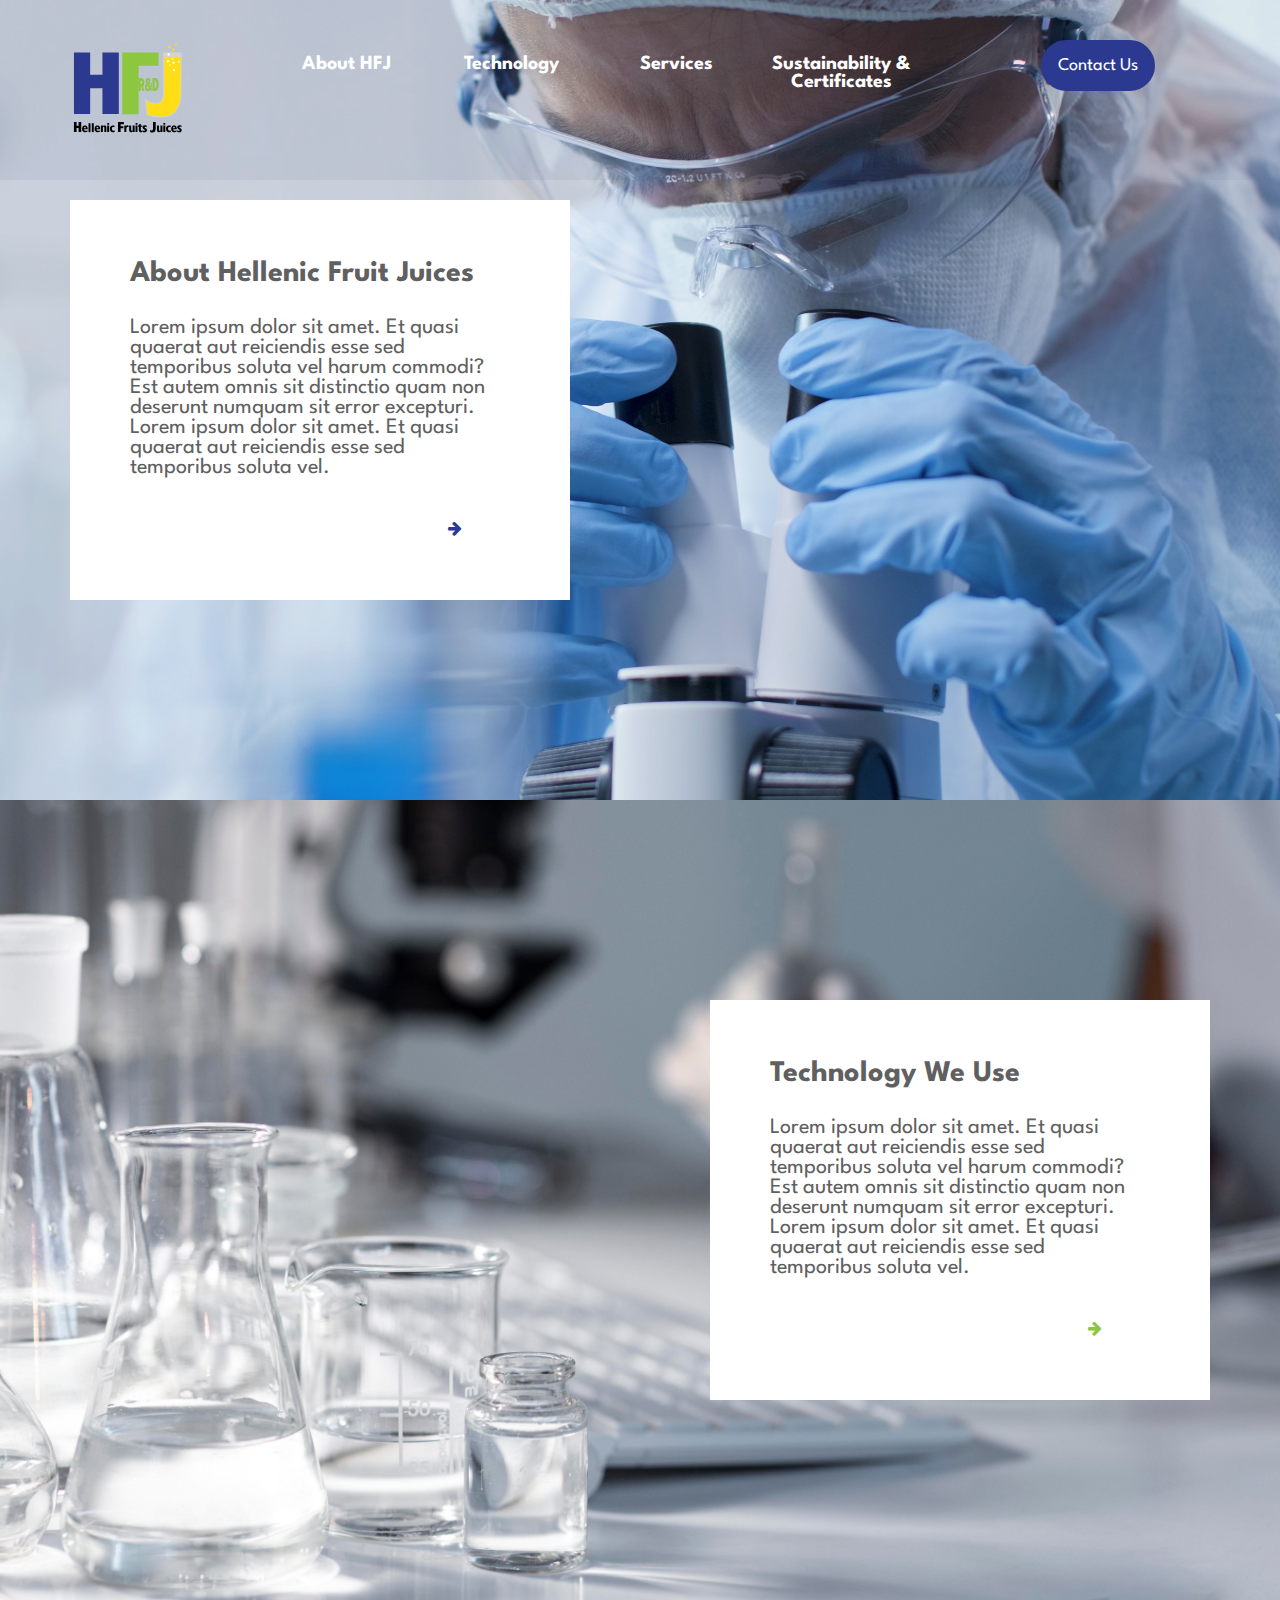
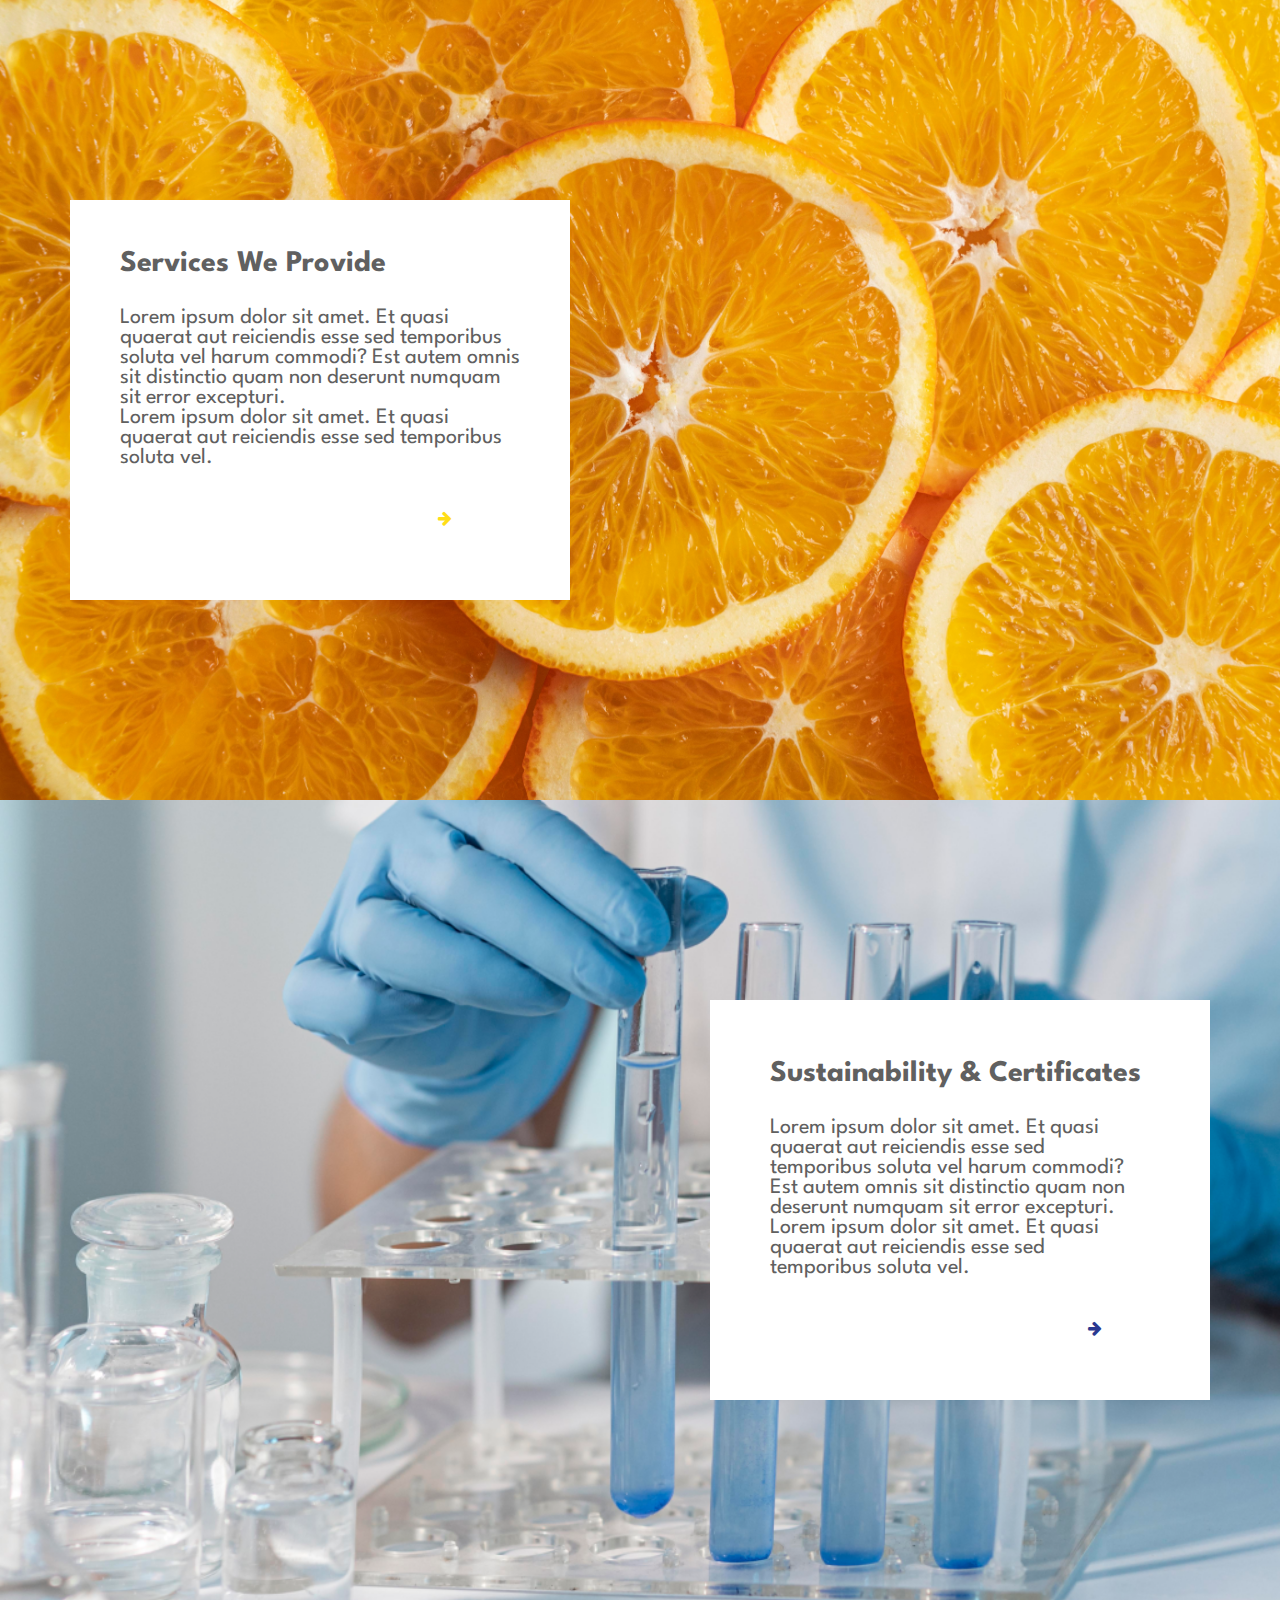
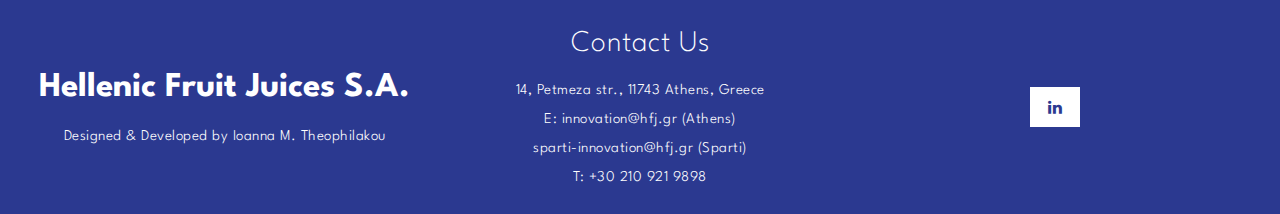
<file: index.html>
<!DOCTYPE html>
<html lang = "en">
    <!-- Head Section -->
    <head>
        <title>Hellenic Fruit Juices</title> 
        <meta charset = "UTF-8">
        <meta name = "viewport" content = "width=device-width, initial-scale=1">

        <!-- Stylesheets -->
        <link rel = "stylesheet" href = "style.css">
        <link rel = "preconnect" href = "https://fonts.googleapis.com">
        <link rel = "preconnect" href = "https://fonts.gstatic.com" crossorigin>
        <link rel = "stylesheet" href = "https://fonts.googleapis.com/css2?family=League+Spartan:wght@100;200;300;400;500;600;700;800;900&display=swap">
        <link rel = "stylesheet" href = "https://cdnjs.cloudflare.com/ajax/libs/font-awesome/4.7.0/css/font-awesome.min.css">
    
        <link rel = "apple-touch-icon" sizes = "180x180" href = "images/apple-touch-icon.png">
        <link rel = "icon" type = "image/png" sizes = "32x32" href = "images/favicon-32x32.png">
        <link rel = "icon" type = "image/png" sizes = "16x16" href = "images/favicon-16x16.png">
    </head>
    <!-- Body Section -->
    <body>
        <!-- Scroll to Top Button -->
         <button onclick = "topFunction()" id = "myBtn" title = "Go to Top"><i class = "fa fa-arrow-up" aria-hidden = "true"></i></button>

        <!-- Navigation Bar -->
        <div class = "navbar" id = "myTopnav">
            <div class = "logo">
                <a href = "index.html">
                    <img src = "images/hfj-logo.svg" class = "hfj-logo" alt = "Hellenic Fruit Juices Logo">
                </a>
            </div>
            <div class = "menu">
                <div class = "categories" role = "navigation">
                    <ul id = "menu">
                        <li class = "category"><a href = "about.html">About HFJ</a></li>
                        <li class = "category"><a href = "technology.html">Technology</a></li> 
                        <li class = "category"><a href = "services.html">Services</a></li> 
                        <li class = "category"><a href = "sustandcert.html">Sustainability & Certificates</a></li>
                    </ul>
                </div>
                <a href = "contact.html"><button class = "pill">Contact Us</button></a>
            </div>
            <div id = "menu-2" class = "menu-2">
                <div id = "menu-bar" onclick = "menuOnClick()">
                    <div id = "bar1" class = "bar"></div>
                    <div id = "bar2" class = "bar"></div>
                    <div id = "bar3" class = "bar"></div>
                </div>
                <nav class = "nav" id = "nav">
                    <ul>
                        <li><a href = "index.html">Home</a></li>
                        <li><a href = "about.html">About HFJ</a></li>
                        <li><a href = "technology.html">Technology</a></li>
                        <li><a href = "services.html">Services</a></li>
                        <li><a href = "sustandcert.html">Sustainability & Certificates</a></li>
                        <li><a href = "contact.html">Contact Us</a></li>
                    </ul>
                </nav> 
            </div>
            <div class = "menu-bg" id = "menu-bg"></div>
        </div>
        <!-- Main Container -->
        <div class = "main-container">
            <div class = "bg-image img1">
                <div class = "box-left">
                    <h3>About Hellenic Fruit Juices</h3>
                    <br><br>
                    <p>Lorem ipsum dolor sit amet. Et quasi quaerat aut reiciendis esse sed temporibus soluta vel harum commodi? Est autem omnis sit distinctio quam non deserunt numquam sit error excepturi.</p>
                    <p>Lorem ipsum dolor sit amet. Et quasi quaerat aut reiciendis esse sed temporibus soluta vel.</p>
                    <br><br>
                    <a href = "about.html" class = "fa fa-arrow-right blue"></a>
                </div>
            </div>
            <div class = "bg-image img2">
                <div class = "box-right">
                    <h3>Technology We Use</h3>
                    <br><br>
                    <p>Lorem ipsum dolor sit amet. Et quasi quaerat aut reiciendis esse sed temporibus soluta vel harum commodi? Est autem omnis sit distinctio quam non deserunt numquam sit error excepturi.</p>
                    <p>Lorem ipsum dolor sit amet. Et quasi quaerat aut reiciendis esse sed temporibus soluta vel.</p>
                    <br><br>
                    <a href = "technology.html" class = "fa fa-arrow-right green"></a>
                </div>
                <button class = "button-2"></button>
            </div> 
            <div class = "bg-image img3">
                <div class = "box-left-2">
                    <h3>Services We Provide</h3>
                    <br><br>
                    <p>Lorem ipsum dolor sit amet. Et quasi quaerat aut reiciendis esse sed temporibus soluta vel harum commodi? Est autem omnis sit distinctio quam non deserunt numquam sit error excepturi.</p>
                    <p>Lorem ipsum dolor sit amet. Et quasi quaerat aut reiciendis esse sed temporibus soluta vel.</p>
                    <br><br>
                    <a href = "services.html" class = "fa fa-arrow-right yellow"></a>
                </div>
            </div>
            <div class = "bg-image img4">
                <div class = "box-right">
                    <h3>Sustainability & Certificates</h3>
                    <br><br>
                    <p>Lorem ipsum dolor sit amet. Et quasi quaerat aut reiciendis esse sed temporibus soluta vel harum commodi? Est autem omnis sit distinctio quam non deserunt numquam sit error excepturi.</p>
                    <p>Lorem ipsum dolor sit amet. Et quasi quaerat aut reiciendis esse sed temporibus soluta vel.</p>
                    <br><br> 
                    <a href = "sustandcert.html" class = "fa fa-arrow-right blue"></a>
                </div>
            </div>        
        </div>
        <!-- Footer -->
        <div class = "footer" id = "footer">
            <div class = "col-1">
                <h4>Hellenic Fruit Juices S.A.</h4>
                <p>Designed & Developed by Ioanna M. Theophilakou</p>
            </div>
            <div class = "col-2">
                <h3 style = "font-size: 30px;">Contact Us </h3>
                <p>14, Petmeza str., 11743 Athens, Greece</p>
                <a href = "mailto:innovation@hfj.gr">
                    <p>E: innovation@hfj.gr (Athens)</p>
                </a>
                <a href = "mailto:sparti-innovation@hfj.gr">
                    <p>sparti-innovation@hfj.gr (Sparti)</p>
                </a>
                <p>T: +30 210 921 9898</p>
            </div>
            <div class = "col-3">
                <a href = "" class = "fa fa-linkedin"></a>
            </div>
        </div>
        <!-- Javascript Section -->
        <script>
            // Get the button
            var mybutton = document.getElementById("myBtn");
            // When the user scrolls down 20px from the top of the document, show the button
            window.onscroll = function() {scrollFunction()};
            function scrollFunction() {
                if (document.body.scrollTop > 20 || document.documentElement.scrollTop > 20) {
                    mybutton.style.display = "block";
                } else {
                    mybutton.style.display = "none";
                }

                let footerElement = document.getElementById('footer');
                let footerElementRect = footerElement.getBoundingClientRect();
                let mybuttonPositionBottom = mybutton.offsetTop + mybutton.offsetHeight;

                if (footerElementRect.y < mybuttonPositionBottom) {
                    let diffheight = mybuttonPositionBottom - footerElementRect.y;
                    let style = window.getComputedStyle(mybutton);
                    let addBottom = parseInt(style.getPropertyValue('bottom')) + diffheight;
                    mybutton.style.bottom = addBottom + 'px'; // maybe add more 10 px for bottom space
                } else {
                    mybutton.style.bottom = '';
                }
            }
            // When the user clicks on the button, scroll to the top of the document
            function topFunction() {
                document.body.scrollTop = 0;
                document.documentElement.scrollTop = 0;
            }
        </script>
        <script>
            function menuOnClick() {
                document.getElementById("menu-bar").classList.toggle("change");
                document.getElementById("nav").classList.toggle("change");
                document.getElementById("menu-bg").classList.toggle("change-bg");
            }
        </script>
    </body>
</html>
</file>
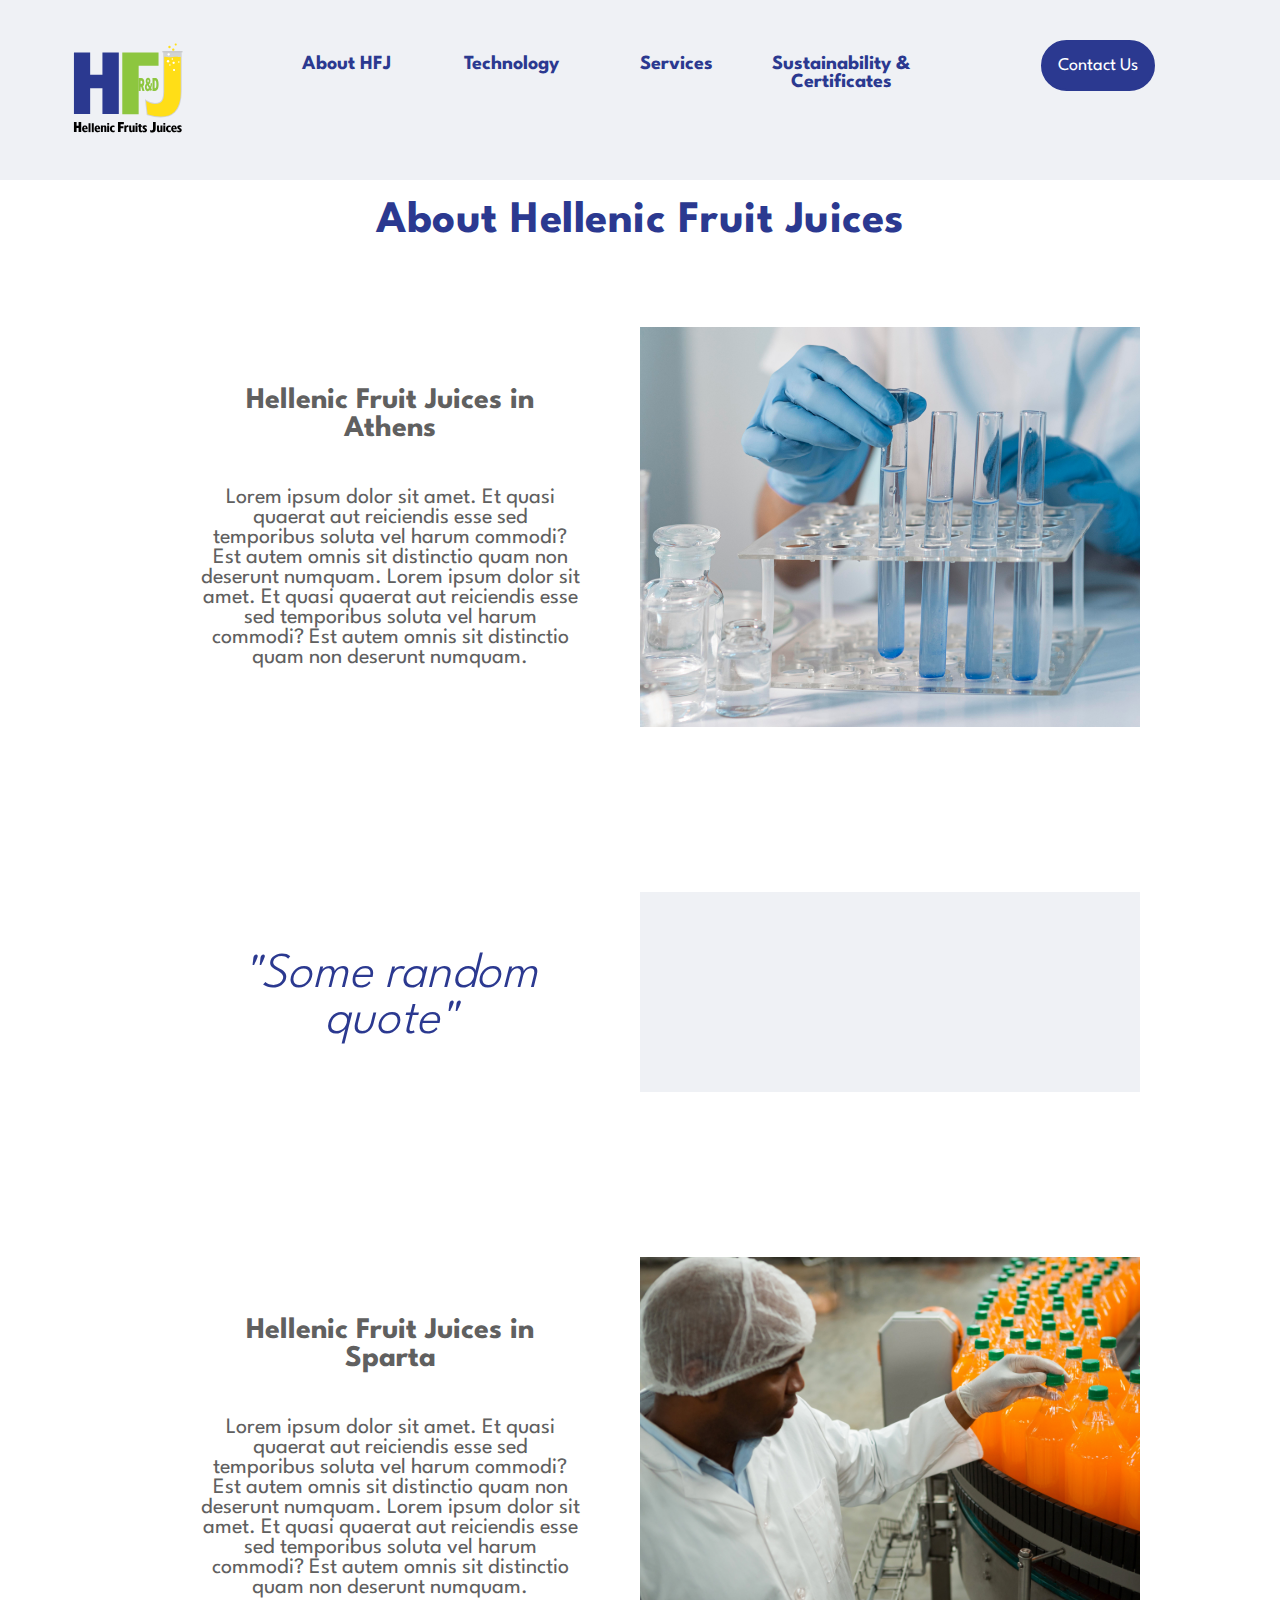
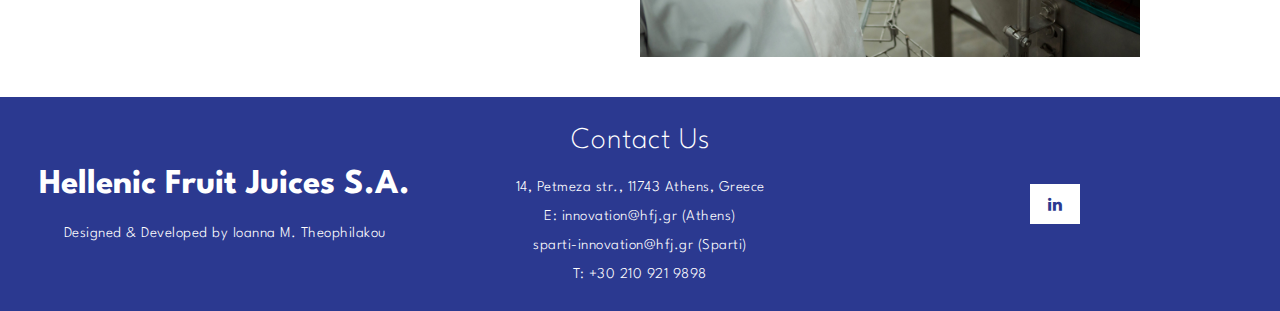
<file: about.html>
<!DOCTYPE html>
<html lang = "en">
    <!-- Head Section -->
    <head>
        <title>Hellenic Fruit Juices</title> 
        <meta charset = "UTF-8">
        <meta name = "viewport" content = "width=device-width, initial-scale=1">

        <!-- Stylesheets -->
        <link rel = "stylesheet" href = "style.css">
        <link rel = "preconnect" href = "https://fonts.googleapis.com">
        <link rel = "preconnect" href = "https://fonts.gstatic.com" crossorigin>
        <link rel = "stylesheet" href = "https://fonts.googleapis.com/css2?family=League+Spartan:wght@100;200;300;400;500;600;700;800;900&display=swap">
        <link rel = "stylesheet" href = "https://cdnjs.cloudflare.com/ajax/libs/font-awesome/4.7.0/css/font-awesome.min.css">
    
        <link rel = "apple-touch-icon" sizes = "180x180" href = "images/apple-touch-icon.png">
        <link rel = "icon" type = "image/png" sizes = "32x32" href = "images/favicon-32x32.png">
        <link rel = "icon" type = "image/png" sizes = "16x16" href = "images/favicon-16x16.png">
    </head>
    <!-- Body Section -->
    <body>
        <!-- Scroll to Top Button -->
         <button onclick = "topFunction()" id = "myBtn" title = "Go to Top"><i class = "fa fa-arrow-up" style = "color: rgb(43, 57, 144);" aria-hidden = "true"></i></button>

        <!-- Navigation Bar -->
        <div class = "navbar-no-photo">
            <div class = "logo">
                <a href = "index.html">
                    <img src = "images/hfj-logo.svg" class = "hfj-logo" alt = "Hellenic Fruit Juices Logo">
                </a>
            </div>
            <div class = "menu">
                <div class = "categories">
                    <ul id = "menu">
                        <li class = "category"><a href = "about.html">About HFJ</a></li>
                        <li class = "category"><a href = "technology.html">Technology</a></li> 
                        <li class = "category"><a href = "services.html">Services</a></li> 
                        <li class = "category"><a href = "sustandcert.html">Sustainability & Certificates</a></li>
                    </ul>
                </div>
                <a href = "contact.html"><button class = "pill">Contact Us</button></a>
            </div>
            <div id = "menu-2" class = "menu-2">
                <div id = "menu-bar" onclick = "menuOnClick()">
                    <div id = "bar1" class = "bar"></div>
                    <div id = "bar2" class = "bar"></div>
                    <div id = "bar3" class = "bar"></div>
                </div>
                <nav class = "nav" id = "nav">
                    <ul>
                        <li><a href = "index.html">Home</a></li>
                        <li><a href = "about.html">About HFJ</a></li>
                        <li><a href = "technology.html">Technology</a></li>
                        <li><a href = "services.html">Services</a></li>
                        <li><a href = "sustandcert.html">Sustainability & Certificates</a></li>
                        <li><a href = "contact.html">Contact Us</a></li>
                    </ul>
                </nav> 
            </div>
            <div class = "menu-bg" id = "menu-bg"></div>
        </div>
        <!-- Main Container -->
        <div class = "main-container">
            <div class = "big-text-2">
                <h3>About Hellenic Fruit Juices</h3>
            </div>
            <div class = "row">
                <div class = "big-box-text">
                    <h3>Hellenic Fruit Juices in Athens</h3>
                    <br><br><br>
                    <p>Lorem ipsum dolor sit amet. Et quasi quaerat aut reiciendis esse sed temporibus soluta vel harum commodi? Est autem omnis sit distinctio quam non deserunt numquam.
                        Lorem ipsum dolor sit amet. Et quasi quaerat aut reiciendis esse sed temporibus soluta vel harum commodi? Est autem omnis sit distinctio quam non deserunt numquam.
                    </p>
                    <br>
                </div>
                <div class = "big-box-photo">
                    <div class = "bg-image-2 img5"></div>
                </div>
            </div>
            <div class = "row">
                <div class = "quote">
                    <p>"Some random quote"</p>
                </div>
                <div class = "small-box-photo">

                </div>
            </div>
            <div class = "row">
                <div class = "big-box-text">
                    <h3>Hellenic Fruit Juices in Sparta</h3>
                    <br><br><br>
                    <p>Lorem ipsum dolor sit amet. Et quasi quaerat aut reiciendis esse sed temporibus soluta vel harum commodi? Est autem omnis sit distinctio quam non deserunt numquam.
                        Lorem ipsum dolor sit amet. Et quasi quaerat aut reiciendis esse sed temporibus soluta vel harum commodi? Est autem omnis sit distinctio quam non deserunt numquam.
                    </p>
                    <br>
                </div>
                <div class = "big-box-photo">
                    <div class = "bg-image-2 img6"></div>
                </div>
            </div>
        </div>
        <!-- Footer -->
        <div class = "footer" id = "footer">
            <div class = "col-1">
                <h4>Hellenic Fruit Juices S.A.</h4>
                <p>Designed & Developed by Ioanna M. Theophilakou</p>
            </div>
            <div class = "col-2">
                <h3 style = "font-size: 30px;">Contact Us </h3>
                <p>14, Petmeza str., 11743 Athens, Greece</p>
                <a href = "mailto:innovation@hfj.gr">
                    <p>E: innovation@hfj.gr (Athens)</p>
                </a>
                <a href = "mailto:sparti-innovation@hfj.gr">
                    <p>sparti-innovation@hfj.gr (Sparti)</p>
                </a>
                <p>T: +30 210 921 9898</p>
            </div>
            <div class = "col-3">
                <a href = "" class = "fa fa-linkedin"></a>
            </div>
        </div>
        <!-- Javascript Section -->
        <script>
            // Get the button
            var mybutton = document.getElementById("myBtn");
            // When the user scrolls down 20px from the top of the document, show the button
            window.onscroll = function() {scrollFunction()};
            function scrollFunction() {
                if (document.body.scrollTop > 20 || document.documentElement.scrollTop > 20) {
                    mybutton.style.display = "block";
                } else {
                    mybutton.style.display = "none";
                }

                let footerElement = document.getElementById('footer');
                let footerElementRect = footerElement.getBoundingClientRect();
                let mybuttonPositionBottom = mybutton.offsetTop + mybutton.offsetHeight;

                if (footerElementRect.y < mybuttonPositionBottom) {
                    let diffheight = mybuttonPositionBottom - footerElementRect.y;
                    let style = window.getComputedStyle(mybutton);
                    let addBottom = parseInt(style.getPropertyValue('bottom')) + diffheight;
                    mybutton.style.bottom = addBottom + 'px'; // maybe add more 10 px for bottom space
                } else {
                    mybutton.style.bottom = '';
                }
            }
            // When the user clicks on the button, scroll to the top of the document
            function topFunction() {
                document.body.scrollTop = 0;
                document.documentElement.scrollTop = 0;
            }
        </script>
        <script>
            function menuOnClick() {
                document.getElementById("menu-bar").classList.toggle("change");
                document.getElementById("nav").classList.toggle("change");
                document.getElementById("menu-bg").classList.toggle("change-bg");
            }
        </script>
    </body>
</html>
</file>
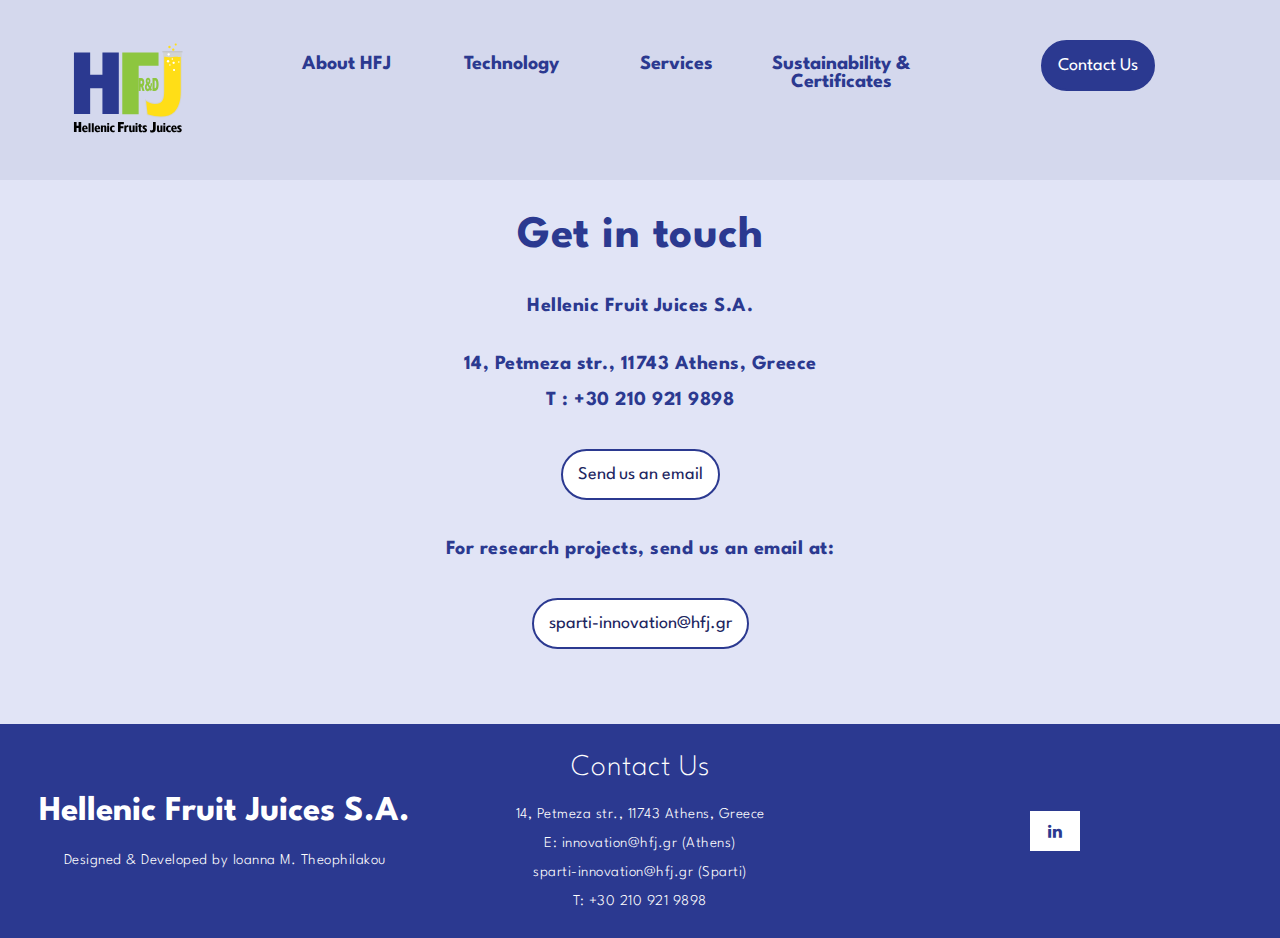
<file: contact.html>
<!DOCTYPE html>
<html lang = "en">
    <!-- Head Section -->
    <head>
        <title>Hellenic Fruit Juices</title> 
        <meta charset = "UTF-8">
        <meta name = "viewport" content = "width=device-width, initial-scale=1">

        <!-- Stylesheets -->
        <link rel = "stylesheet" href = "style.css">
        <link rel = "preconnect" href = "https://fonts.googleapis.com">
        <link rel = "preconnect" href = "https://fonts.gstatic.com" crossorigin>
        <link rel = "stylesheet" href = "https://fonts.googleapis.com/css2?family=League+Spartan:wght@100;200;300;400;500;600;700;800;900&display=swap">
        <link rel = "stylesheet" href = "https://cdnjs.cloudflare.com/ajax/libs/font-awesome/4.7.0/css/font-awesome.min.css">
    
        <link rel = "apple-touch-icon" sizes = "180x180" href = "images/apple-touch-icon.png">
        <link rel = "icon" type = "image/png" sizes = "32x32" href = "images/favicon-32x32.png">
        <link rel = "icon" type = "image/png" sizes = "16x16" href = "images/favicon-16x16.png">
    </head>
    <!-- Body Section -->
    <body>
        <!-- Scroll to Top Button -->
         <button onclick = "topFunction()" id = "myBtn" title = "Go to Top"><i class = "fa fa-arrow-up" style = "color: rgb(43, 57, 144);" aria-hidden = "true"></i></button>

        <!-- Navigation Bar -->
        <div class = "navbar-no-photo">
            <div class = "logo">
                <a href = "index.html">
                    <img src = "images/hfj-logo.svg" class = "hfj-logo" alt = "Hellenic Fruit Juices Logo">
                </a>
            </div>
            <div class = "menu">
                <div class = "categories">
                    <ul id = "menu">
                        <li class = "category"><a href = "about.html">About HFJ</a></li>
                        <li class = "category"><a href = "technology.html">Technology</a></li> 
                        <li class = "category"><a href = "services.html">Services</a></li> 
                        <li class = "category"><a href = "sustandcert.html">Sustainability & Certificates</a></li>
                    </ul>
                </div>
                <a href = "contact.html"><button class = "pill">Contact Us</button></a>
            </div>
            <div id = "menu-2" class = "menu-2">
                <div id = "menu-bar" onclick = "menuOnClick()">
                    <div id = "bar1" class = "bar"></div>
                    <div id = "bar2" class = "bar"></div>
                    <div id = "bar3" class = "bar"></div>
                </div>
                <nav class = "nav" id = "nav">
                    <ul>
                        <li><a href = "index.html">Home</a></li>
                        <li><a href = "about.html">About HFJ</a></li>
                        <li><a href = "technology.html">Technology</a></li>
                        <li><a href = "services.html">Services</a></li>
                        <li><a href = "sustandcert.html">Sustainability & Certificates</a></li>
                        <li><a href = "contact.html">Contact Us</a></li>
                    </ul>
                </nav> 
            </div>
            <div class = "menu-bg" id = "menu-bg"></div>
        </div>
        <!-- Main Container -->
        <div class = "main-container" id = "contact-color">
            <div class = "big-text-cont">
                <h3>Get in touch</h3>
                <p>Hellenic Fruit Juices S.A.</p>
                <p>14, Petmeza str., 11743 Athens, Greece<br><br>
                T : +30 210 921 9898</p>
                <a href = "mailto:innovation@hfj.gr">
                    <button class = "email-button">Send us an email</button>
                </a>
                <p>For research projects, send us an email at:</p>
                <a href = "mailto:sparti-innovation@hfj.gr">
                    <button class = "email-button">sparti-innovation@hfj.gr</button>
                </a>
                <br><br><br><br><br>
            </div>
        </div>
        <!-- Footer -->
        <div class = "footer" id = "footer">
            <div class = "col-1">
                <h4>Hellenic Fruit Juices S.A.</h4>
                <p>Designed & Developed by Ioanna M. Theophilakou</p>
            </div>
            <div class = "col-2">
                <h3 style = "font-size: 30px;">Contact Us </h3>
                <p>14, Petmeza str., 11743 Athens, Greece</p>
                <a href = "mailto:innovation@hfj.gr">
                    <p>E: innovation@hfj.gr (Athens)</p>
                </a>
                <a href = "mailto:sparti-innovation@hfj.gr">
                    <p>sparti-innovation@hfj.gr (Sparti)</p>
                </a>
                <p>T: +30 210 921 9898</p>
            </div>
            <div class = "col-3">
                <a href = "" class = "fa fa-linkedin"></a>
            </div>
        </div>
        <!-- Javascript Section -->
        <script>
            // Get the button
            var mybutton = document.getElementById("myBtn");
            // When the user scrolls down 20px from the top of the document, show the button
            window.onscroll = function() {scrollFunction()};
            function scrollFunction() {
                if (document.body.scrollTop > 20 || document.documentElement.scrollTop > 20) {
                    mybutton.style.display = "block";
                } else {
                    mybutton.style.display = "none";
                }

                let footerElement = document.getElementById('footer');
                let footerElementRect = footerElement.getBoundingClientRect();
                let mybuttonPositionBottom = mybutton.offsetTop + mybutton.offsetHeight;

                if (footerElementRect.y < mybuttonPositionBottom) {
                    let diffheight = mybuttonPositionBottom - footerElementRect.y;
                    let style = window.getComputedStyle(mybutton);
                    let addBottom = parseInt(style.getPropertyValue('bottom')) + diffheight;
                    mybutton.style.bottom = addBottom + 'px'; // maybe add more 10 px for bottom space
                } else {
                    mybutton.style.bottom = '';
                }
            }
            // When the user clicks on the button, scroll to the top of the document
            function topFunction() {
                document.body.scrollTop = 0;
                document.documentElement.scrollTop = 0;
            }
        </script>
        <script>
            function menuOnClick() {
                document.getElementById("menu-bar").classList.toggle("change");
                document.getElementById("nav").classList.toggle("change");
                document.getElementById("menu-bg").classList.toggle("change-bg");
            }
        </script>
    </body>
</html>
</file>
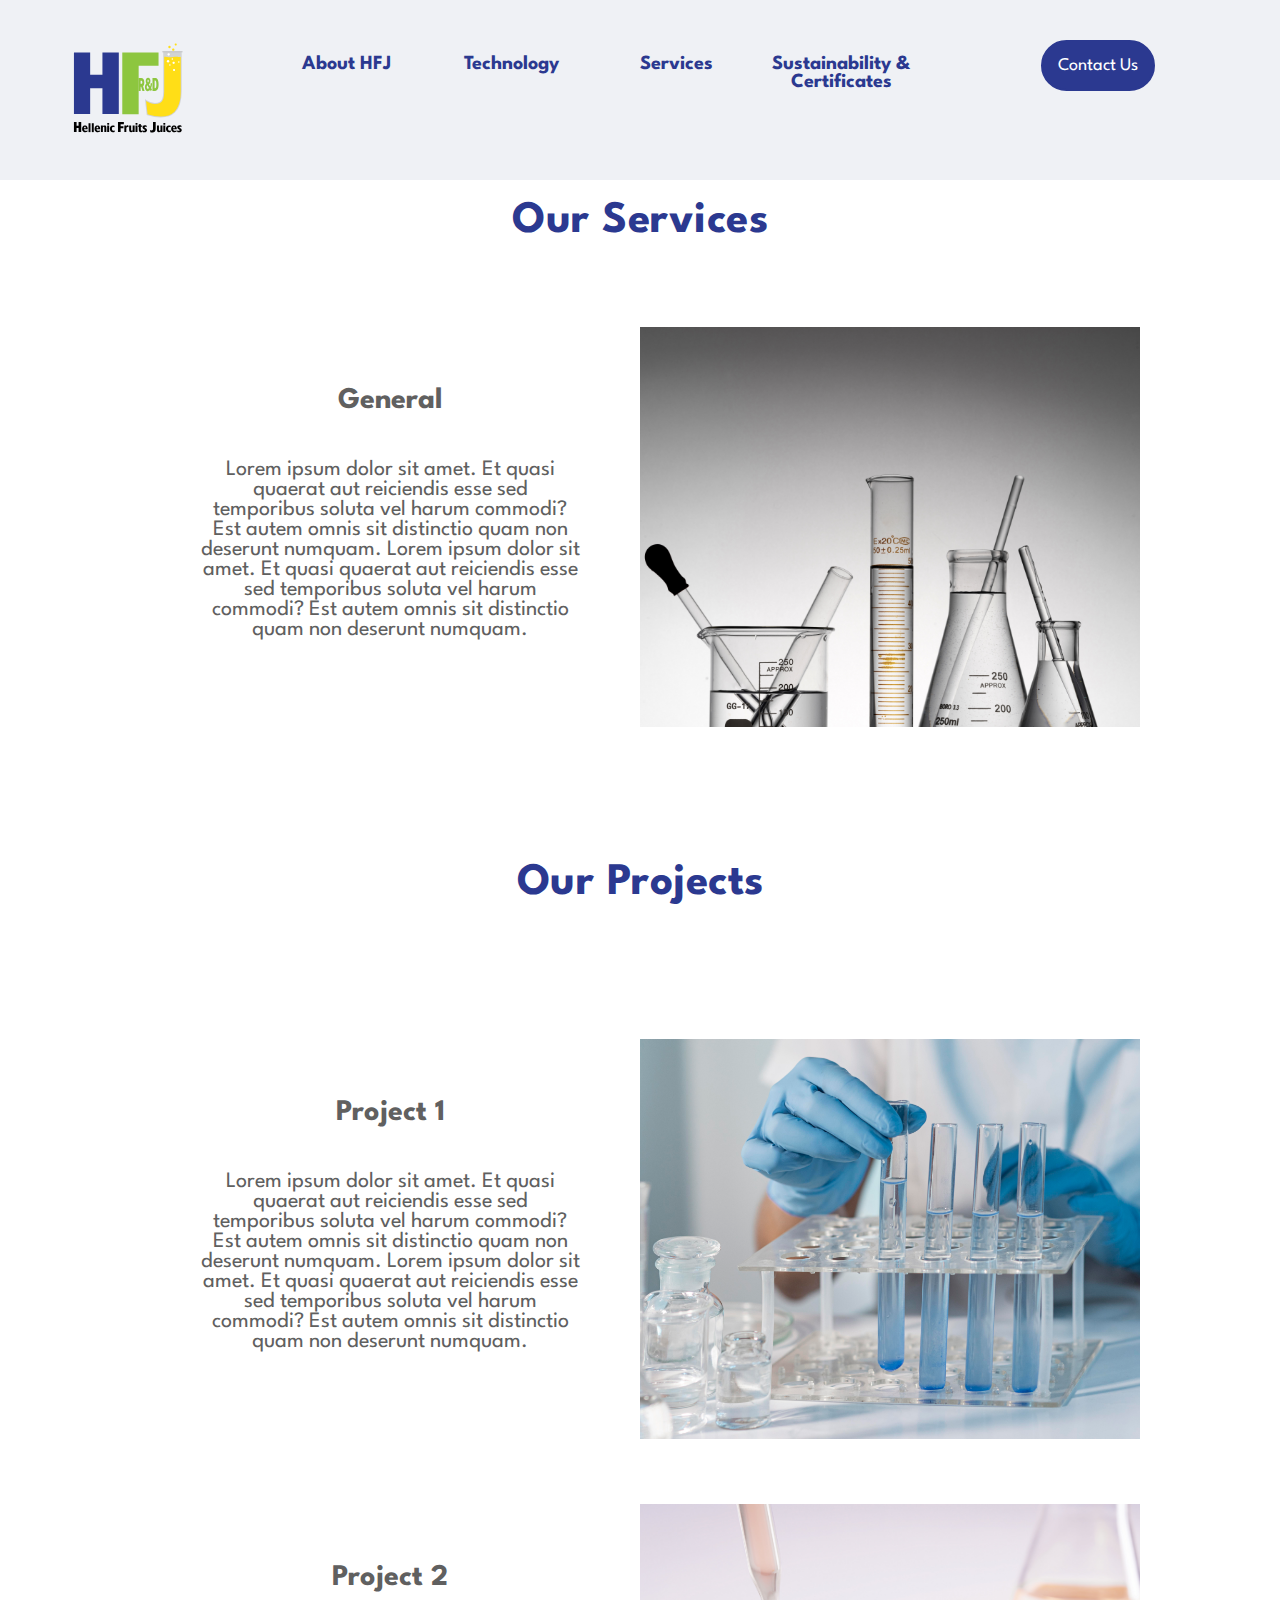
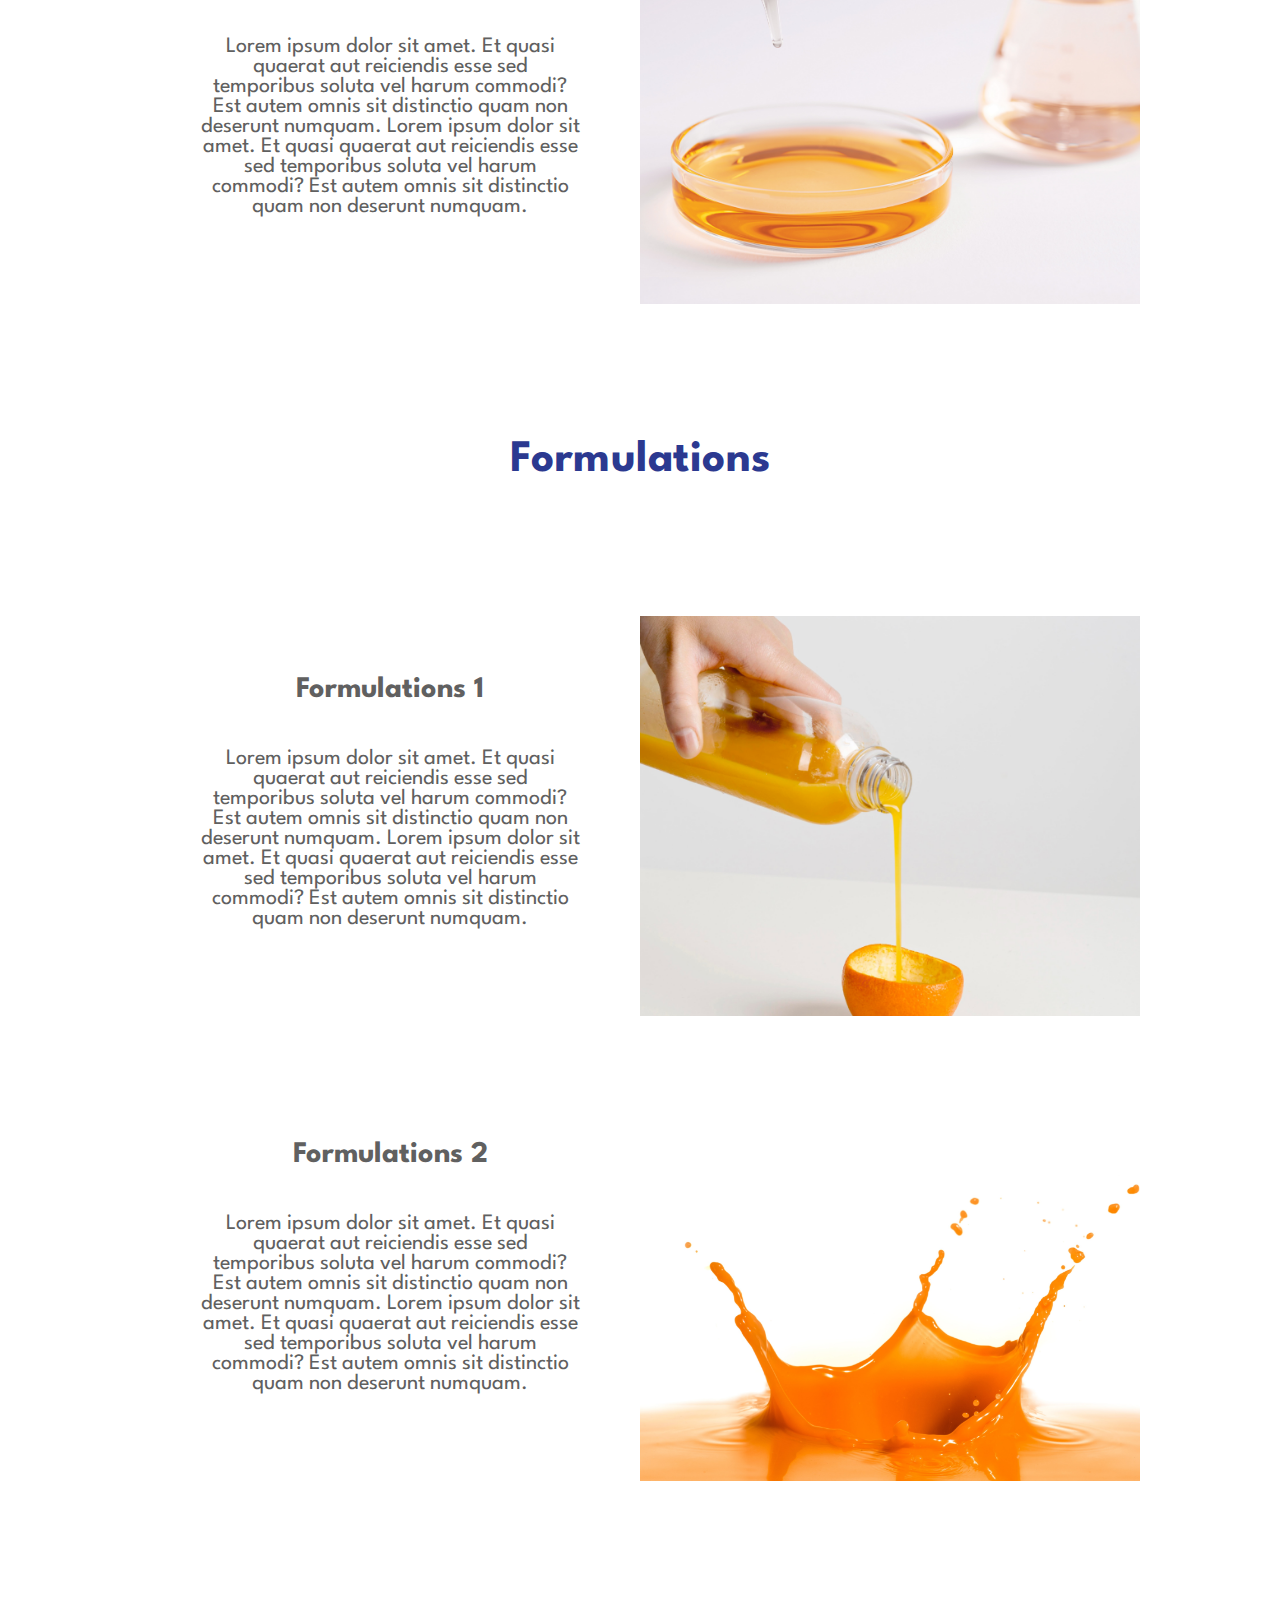
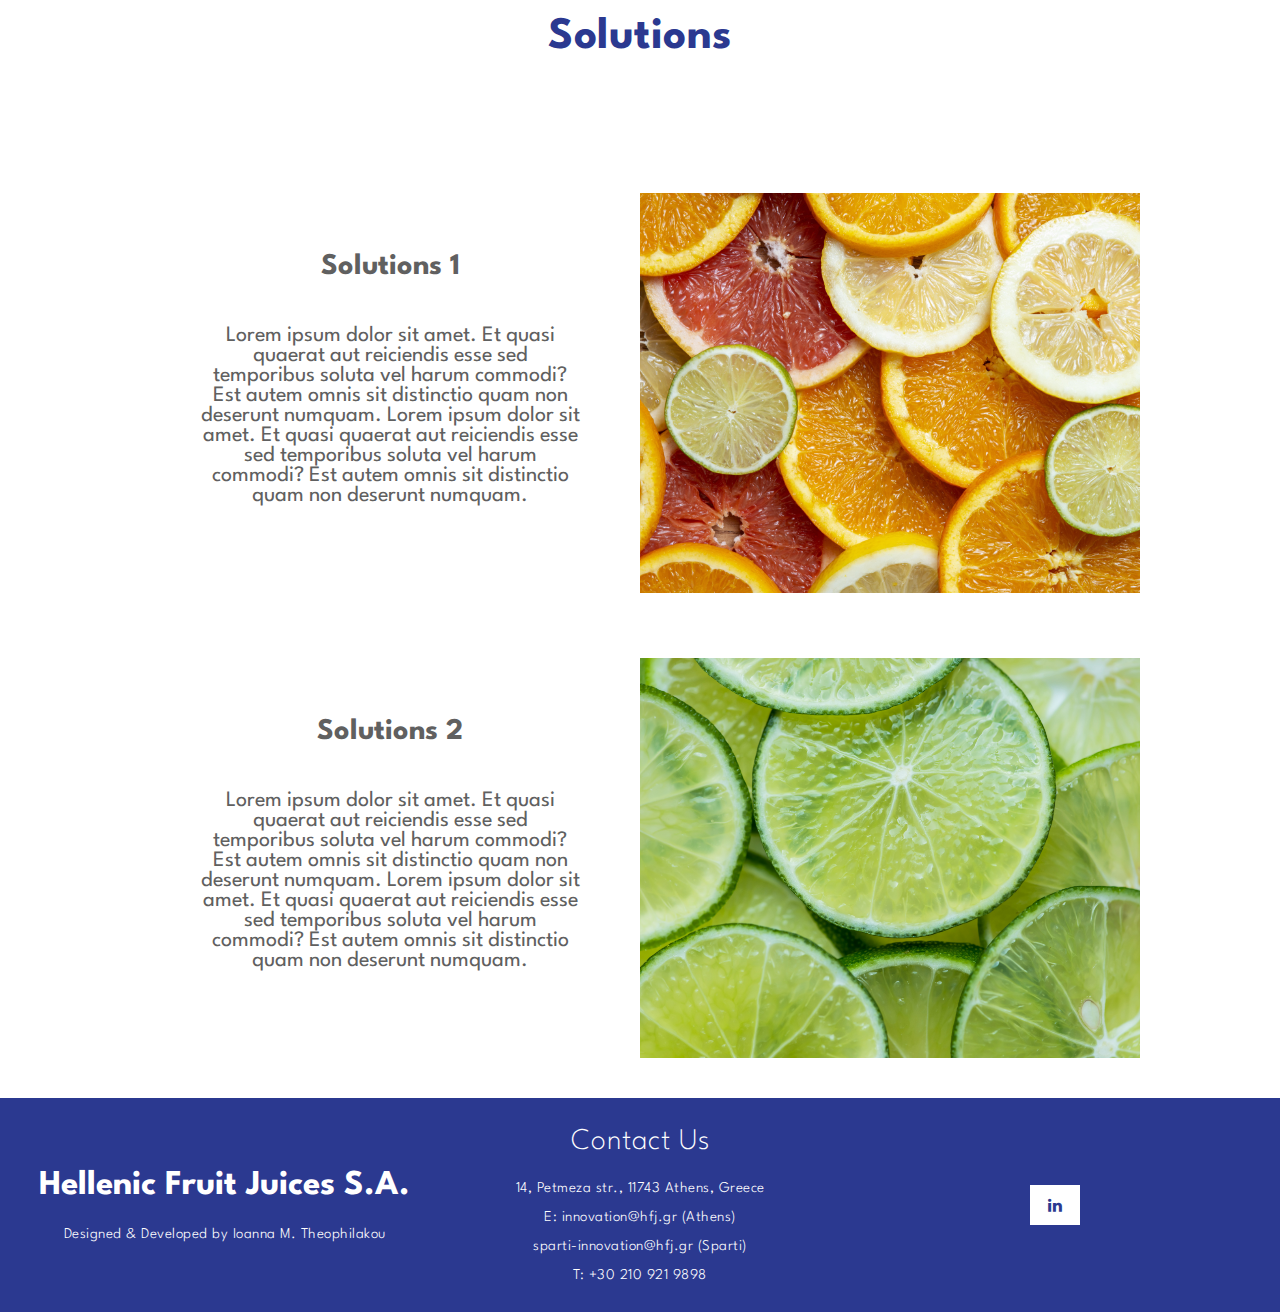
<file: services.html>
<!DOCTYPE html>
<html lang = "en">
    <!-- Head Section -->
    <head>
        <title>Hellenic Fruit Juices</title> 
        <meta charset = "UTF-8">
        <meta name = "viewport" content = "width=device-width, initial-scale=1">

        <!-- Stylesheets -->
        <link rel = "stylesheet" href = "style.css">
        <link rel = "preconnect" href = "https://fonts.googleapis.com">
        <link rel = "preconnect" href = "https://fonts.gstatic.com" crossorigin>
        <link rel = "stylesheet" href = "https://fonts.googleapis.com/css2?family=League+Spartan:wght@100;200;300;400;500;600;700;800;900&display=swap">
        <link rel = "stylesheet" href = "https://cdnjs.cloudflare.com/ajax/libs/font-awesome/4.7.0/css/font-awesome.min.css">
    
        <link rel = "apple-touch-icon" sizes = "180x180" href = "images/apple-touch-icon.png">
        <link rel = "icon" type = "image/png" sizes = "32x32" href = "images/favicon-32x32.png">
        <link rel = "icon" type = "image/png" sizes = "16x16" href = "images/favicon-16x16.png">
    </head>
    <!-- Body Section -->
    <body>
        <!-- Scroll to Top Button -->
         <button onclick = "topFunction()" id = "myBtn" title = "Go to Top"><i class = "fa fa-arrow-up" style = "color: rgb(43, 57, 144);" aria-hidden = "true"></i></button>

        <!-- Navigation Bar -->
        <div class = "navbar-no-photo">
            <div class = "logo">
                <a href = "index.html">
                    <img src = "images/hfj-logo.svg" class = "hfj-logo" alt = "Hellenic Fruit Juices Logo">
                </a>
            </div>
            <div class = "menu">
                <div class = "categories">
                    <ul id = "menu">
                        <li class = "category"><a href = "about.html">About HFJ</a></li>
                        <li class = "category"><a href = "technology.html">Technology</a></li> 
                        <li class = "category"><a href = "services.html">Services</a></li> 
                        <li class = "category"><a href = "sustandcert.html">Sustainability & Certificates</a></li>
                    </ul>
                </div>
                <a href = "contact.html"><button class = "pill">Contact Us</button></a>
            </div>
            <div id = "menu-2" class = "menu-2">
                <div id = "menu-bar" onclick = "menuOnClick()">
                    <div id = "bar1" class = "bar"></div>
                    <div id = "bar2" class = "bar"></div>
                    <div id = "bar3" class = "bar"></div>
                </div>
                <nav class = "nav" id = "nav">
                    <ul>
                        <li><a href = "index.html">Home</a></li>
                        <li><a href = "about.html">About HFJ</a></li>
                        <li><a href = "technology.html">Technology</a></li>
                        <li><a href = "services.html">Services</a></li>
                        <li><a href = "sustandcert.html">Sustainability & Certificates</a></li>
                        <li><a href = "contact.html">Contact Us</a></li>
                    </ul>
                </nav> 
            </div>
            <div class = "menu-bg" id = "menu-bg"></div>
        </div>
        <!-- Main Container -->
        <div class = "main-container">
            <div class = "big-text-2">
                <h3>Our Services</h3>
            </div><div class = "row">
                <div class = "big-box-text">
                    <h3>General</h3>
                    <br><br><br>
                    <p>Lorem ipsum dolor sit amet. Et quasi quaerat aut reiciendis esse sed temporibus soluta vel harum commodi? Est autem omnis sit distinctio quam non deserunt numquam.
                        Lorem ipsum dolor sit amet. Et quasi quaerat aut reiciendis esse sed temporibus soluta vel harum commodi? Est autem omnis sit distinctio quam non deserunt numquam.
                    </p>
                    <br>
                </div>
                <div class = "big-box-photo">
                    <div class = "bg-image-2 img11"></div>
                </div>
            </div>
            <div class = "big-text">
                <h3>Our Projects</h3>
            </div>
            <div class = "row">
                <div class = "big-box-text">
                    <h3>Project 1</h3>
                    <br><br><br>
                    <p>Lorem ipsum dolor sit amet. Et quasi quaerat aut reiciendis esse sed temporibus soluta vel harum commodi? Est autem omnis sit distinctio quam non deserunt numquam.
                        Lorem ipsum dolor sit amet. Et quasi quaerat aut reiciendis esse sed temporibus soluta vel harum commodi? Est autem omnis sit distinctio quam non deserunt numquam.
                    </p>
                    <br>
                </div>
                <div class = "big-box-photo">
                    <div class = "bg-image-2 img5"></div>
                </div>
            </div>
            <div class = "row">
                <div class = "big-box-text">
                    <h3>Project 2</h3>
                    <br><br><br>
                    <p>Lorem ipsum dolor sit amet. Et quasi quaerat aut reiciendis esse sed temporibus soluta vel harum commodi? Est autem omnis sit distinctio quam non deserunt numquam.
                        Lorem ipsum dolor sit amet. Et quasi quaerat aut reiciendis esse sed temporibus soluta vel harum commodi? Est autem omnis sit distinctio quam non deserunt numquam.
                    </p>
                    <br>
                </div>
                <div class = "big-box-photo">
                    <div class = "bg-image-2 img17"></div>
                </div>
            </div>
            <div class = "big-text">
                <h3>Formulations</h3>
            </div>
            <div class = "row">
                <div class = "big-box-text">
                    <h3>Formulations 1</h3>
                    <br><br><br>
                    <p>Lorem ipsum dolor sit amet. Et quasi quaerat aut reiciendis esse sed temporibus soluta vel harum commodi? Est autem omnis sit distinctio quam non deserunt numquam.
                        Lorem ipsum dolor sit amet. Et quasi quaerat aut reiciendis esse sed temporibus soluta vel harum commodi? Est autem omnis sit distinctio quam non deserunt numquam.
                    </p>
                    <br>
                </div>
                <div class = "big-box-photo">
                    <div class = "bg-image-2 img14"></div>
                </div>
            </div>
            <div class = "row">
                <div class = "big-box-text">
                    <h3>Formulations 2</h3>
                    <br><br><br>
                    <p>Lorem ipsum dolor sit amet. Et quasi quaerat aut reiciendis esse sed temporibus soluta vel harum commodi? Est autem omnis sit distinctio quam non deserunt numquam.
                        Lorem ipsum dolor sit amet. Et quasi quaerat aut reiciendis esse sed temporibus soluta vel harum commodi? Est autem omnis sit distinctio quam non deserunt numquam.
                    </p>
                    <br>
                </div>
                <div class = "big-box-photo">
                    <div class = "bg-image-2 img8"></div>
                </div>
            </div>
            <div class = "big-text">
                <h3>Solutions</h3>
            </div>
            <div class = "row">
                <div class = "big-box-text">
                    <h3>Solutions 1</h3>
                    <br><br><br>
                    <p>Lorem ipsum dolor sit amet. Et quasi quaerat aut reiciendis esse sed temporibus soluta vel harum commodi? Est autem omnis sit distinctio quam non deserunt numquam.
                        Lorem ipsum dolor sit amet. Et quasi quaerat aut reiciendis esse sed temporibus soluta vel harum commodi? Est autem omnis sit distinctio quam non deserunt numquam.
                    </p>
                    <br>
                </div>
                <div class = "big-box-photo">
                    <div class = "bg-image-2 img18"></div>
                </div>
            </div>
            <div class = "row">
                <div class = "big-box-text">
                    <h3>Solutions 2</h3>
                    <br><br><br>
                    <p>Lorem ipsum dolor sit amet. Et quasi quaerat aut reiciendis esse sed temporibus soluta vel harum commodi? Est autem omnis sit distinctio quam non deserunt numquam.
                        Lorem ipsum dolor sit amet. Et quasi quaerat aut reiciendis esse sed temporibus soluta vel harum commodi? Est autem omnis sit distinctio quam non deserunt numquam.
                    </p>
                    <br>
                </div>
                <div class = "big-box-photo">
                    <div class = "bg-image-2 img7"></div>
                </div>
            </div>
        </div>
        <!-- Footer -->
        <div class = "footer" id = "footer">
            <div class = "col-1">
                <h4>Hellenic Fruit Juices S.A.</h4>
                <p>Designed & Developed by Ioanna M. Theophilakou</p>
            </div>
            <div class = "col-2">
                <h3 style = "font-size: 30px;">Contact Us </h3>
                <p>14, Petmeza str., 11743 Athens, Greece</p>
                <a href = "mailto:innovation@hfj.gr">
                    <p>E: innovation@hfj.gr (Athens)</p>
                </a>
                <a href = "mailto:sparti-innovation@hfj.gr">
                    <p>sparti-innovation@hfj.gr (Sparti)</p>
                </a>
                <p>T: +30 210 921 9898</p>
            </div>
            <div class = "col-3">
                <a href = "" class = "fa fa-linkedin"></a>
            </div>
        </div>
        <!-- Javascript Section -->
        <script>
            // Get the button
            var mybutton = document.getElementById("myBtn");
            // When the user scrolls down 20px from the top of the document, show the button
            window.onscroll = function() {scrollFunction()};
            function scrollFunction() {
                if (document.body.scrollTop > 20 || document.documentElement.scrollTop > 20) {
                    mybutton.style.display = "block";
                } else {
                    mybutton.style.display = "none";
                }

                let footerElement = document.getElementById('footer');
                let footerElementRect = footerElement.getBoundingClientRect();
                let mybuttonPositionBottom = mybutton.offsetTop + mybutton.offsetHeight;

                if (footerElementRect.y < mybuttonPositionBottom) {
                    let diffheight = mybuttonPositionBottom - footerElementRect.y;
                    let style = window.getComputedStyle(mybutton);
                    let addBottom = parseInt(style.getPropertyValue('bottom')) + diffheight;
                    mybutton.style.bottom = addBottom + 'px'; // maybe add more 10 px for bottom space
                } else {
                    mybutton.style.bottom = '';
                }
            }
            // When the user clicks on the button, scroll to the top of the document
            function topFunction() {
                document.body.scrollTop = 0;
                document.documentElement.scrollTop = 0;
            }
        </script>
        <script>
            function menuOnClick() {
                document.getElementById("menu-bar").classList.toggle("change");
                document.getElementById("nav").classList.toggle("change");
                document.getElementById("menu-bg").classList.toggle("change-bg");
            }
        </script>
    </body>
</html>
</file>
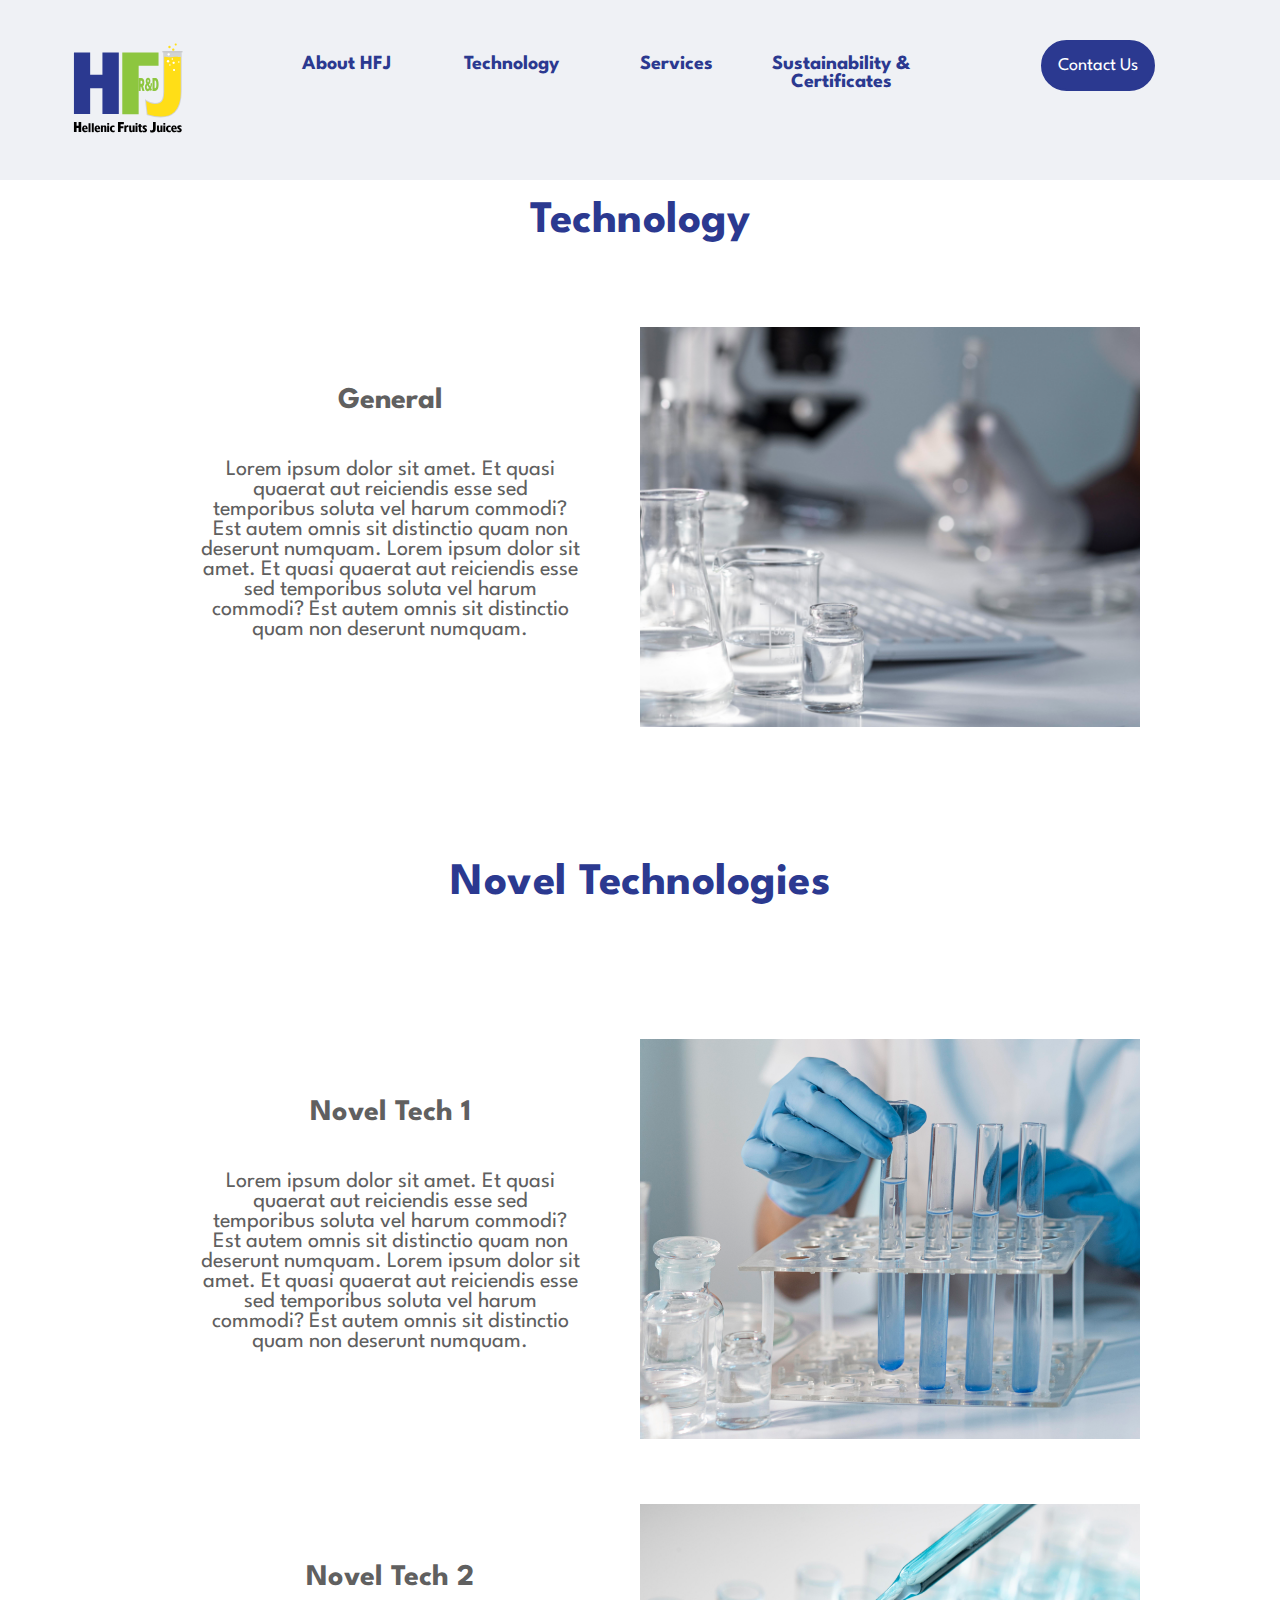
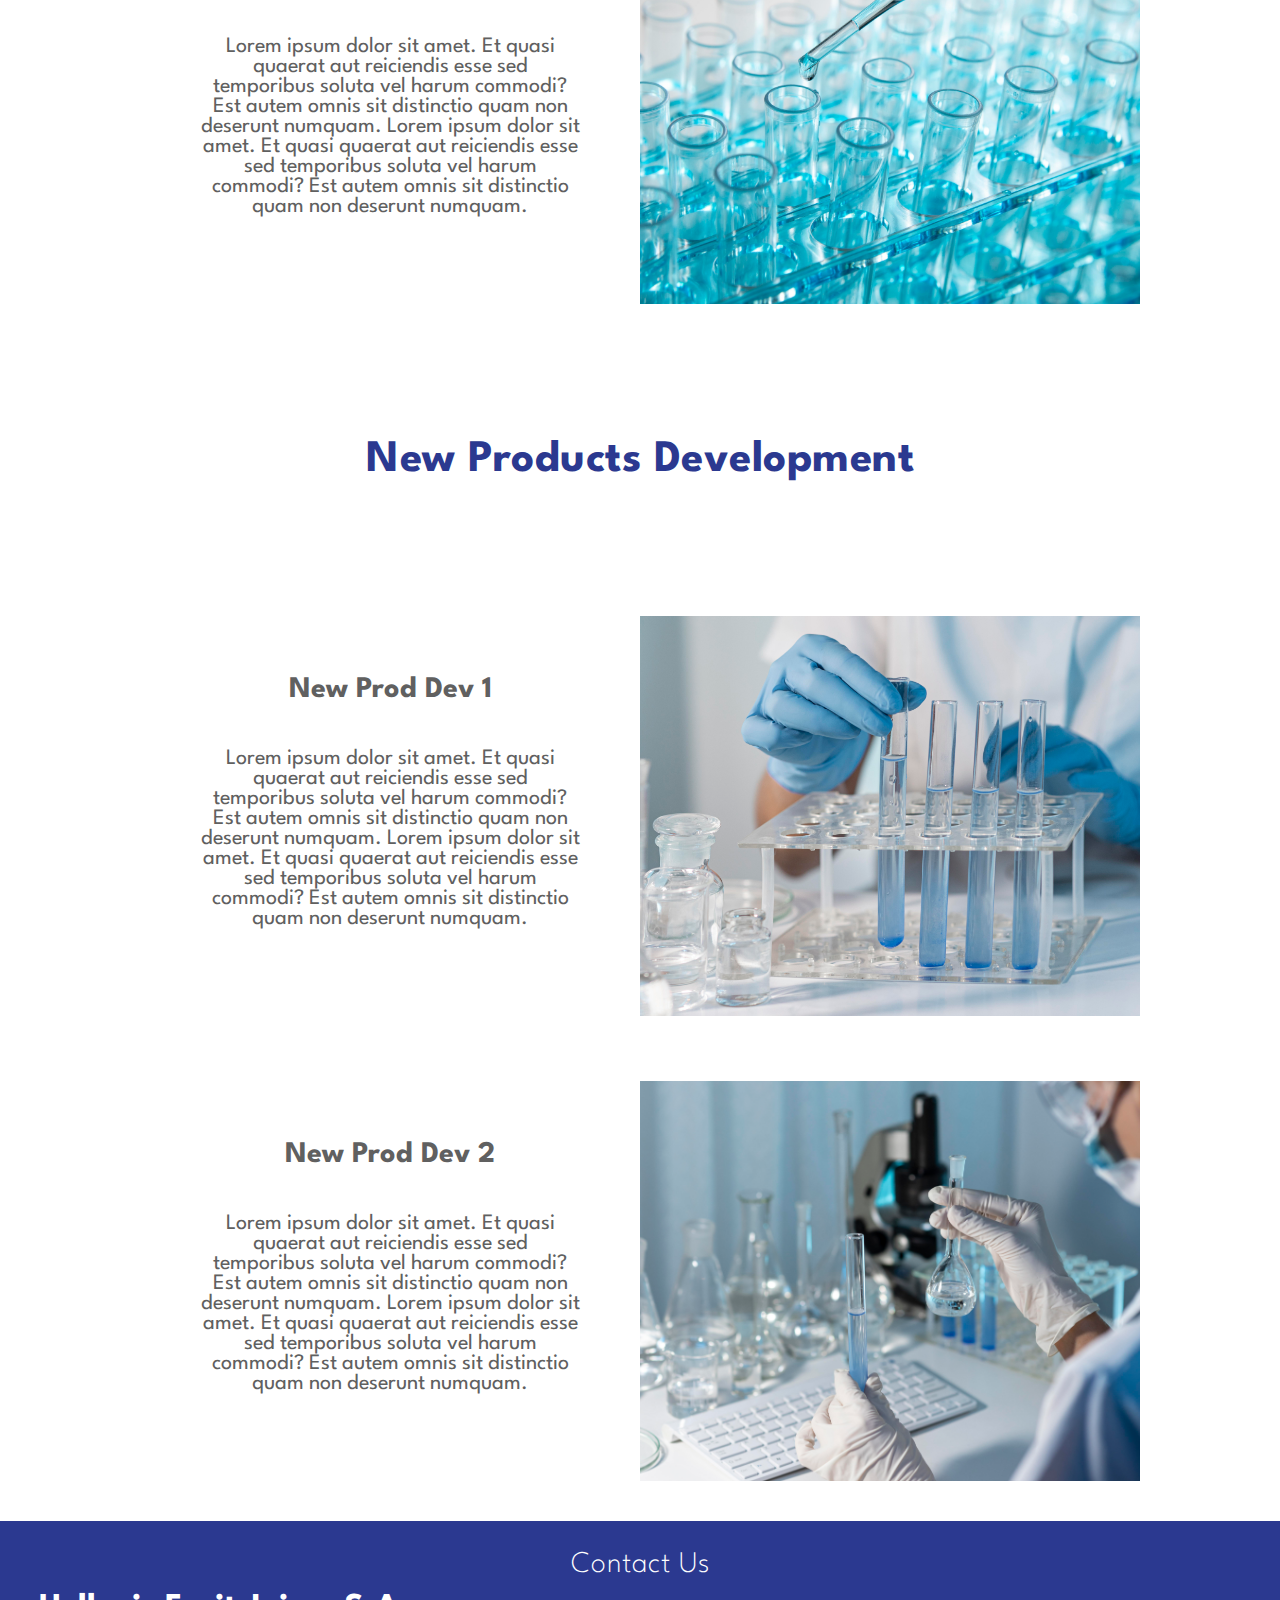
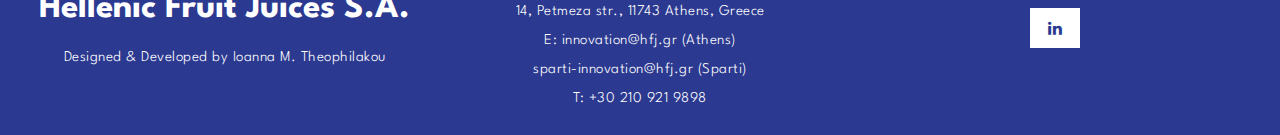
<file: technology.html>
<!DOCTYPE html>
<html lang = "en">
    <!-- Head Section -->
    <head>
        <title>Hellenic Fruit Juices</title> 
        <meta charset = "UTF-8">
        <meta name = "viewport" content = "width=device-width, initial-scale=1">

        <!-- Stylesheets -->
        <link rel = "stylesheet" href = "style.css">
        <link rel = "preconnect" href = "https://fonts.googleapis.com">
        <link rel = "preconnect" href = "https://fonts.gstatic.com" crossorigin>
        <link rel = "stylesheet" href = "https://fonts.googleapis.com/css2?family=League+Spartan:wght@100;200;300;400;500;600;700;800;900&display=swap">
        <link rel = "stylesheet" href = "https://cdnjs.cloudflare.com/ajax/libs/font-awesome/4.7.0/css/font-awesome.min.css">
    
        <link rel = "apple-touch-icon" sizes = "180x180" href = "images/apple-touch-icon.png">
        <link rel = "icon" type = "image/png" sizes = "32x32" href = "images/favicon-32x32.png">
        <link rel = "icon" type = "image/png" sizes = "16x16" href = "images/favicon-16x16.png">
    </head>
    <!-- Body Section -->
    <body>
        <!-- Scroll to Top Button -->
         <button onclick = "topFunction()" id = "myBtn" title = "Go to Top"><i class = "fa fa-arrow-up" style = "color: rgb(43, 57, 144);" aria-hidden = "true"></i></button>

        <!-- Navigation Bar -->
        <div class = "navbar-no-photo">
            <div class = "logo">
                <a href = "index.html">
                    <img src = "images/hfj-logo.svg" class = "hfj-logo" alt = "Hellenic Fruit Juices Logo">
                </a>
            </div>
            <div class = "menu">
                <div class = "categories">
                    <ul id = "menu">
                        <li class = "category"><a href = "about.html">About HFJ</a></li>
                        <li class = "category"><a href = "technology.html">Technology</a></li> 
                        <li class = "category"><a href = "services.html">Services</a></li> 
                        <li class = "category"><a href = "sustandcert.html">Sustainability & Certificates</a></li>
                    </ul>
                </div>
                <a href = "contact.html"><button class = "pill">Contact Us</button></a>
            </div>
            <div id = "menu-2" class = "menu-2">
                <div id = "menu-bar" onclick = "menuOnClick()">
                    <div id = "bar1" class = "bar"></div>
                    <div id = "bar2" class = "bar"></div>
                    <div id = "bar3" class = "bar"></div>
                </div>
                <nav class = "nav" id = "nav">
                    <ul>
                        <li><a href = "index.html">Home</a></li>
                        <li><a href = "about.html">About HFJ</a></li>
                        <li><a href = "technology.html">Technology</a></li>
                        <li><a href = "services.html">Services</a></li>
                        <li><a href = "sustandcert.html">Sustainability & Certificates</a></li>
                        <li><a href = "contact.html">Contact Us</a></li>
                    </ul>
                </nav> 
            </div>
            <div class = "menu-bg" id = "menu-bg"></div>
        </div>
        <!-- Main Container -->
        <div class = "main-container">
            <div class = "big-text-2">
                <h3>Technology</h3>
            </div>
            <div class = "row">
                <div class = "big-box-text">
                    <h3>General</h3>
                    <br><br><br>
                    <p>Lorem ipsum dolor sit amet. Et quasi quaerat aut reiciendis esse sed temporibus soluta vel harum commodi? Est autem omnis sit distinctio quam non deserunt numquam.
                        Lorem ipsum dolor sit amet. Et quasi quaerat aut reiciendis esse sed temporibus soluta vel harum commodi? Est autem omnis sit distinctio quam non deserunt numquam.
                    </p>
                    <br>
                </div>
                <div class = "big-box-photo">
                    <div class = "bg-image-2 img10"></div>
                </div>
            </div>
            <div class = "big-text">
                <h3>Novel Technologies</h3>
            </div>
            <div class = "row">
                <div class = "big-box-text">
                    <h3>Novel Tech 1</h3>
                    <br><br><br>
                    <p>Lorem ipsum dolor sit amet. Et quasi quaerat aut reiciendis esse sed temporibus soluta vel harum commodi? Est autem omnis sit distinctio quam non deserunt numquam.
                        Lorem ipsum dolor sit amet. Et quasi quaerat aut reiciendis esse sed temporibus soluta vel harum commodi? Est autem omnis sit distinctio quam non deserunt numquam.
                    </p>
                    <br>
                </div>
                <div class = "big-box-photo">
                    <div class = "bg-image-2 img5"></div>
                </div>
            </div>
            <div class = "row">
                <div class = "big-box-text">
                    <h3>Novel Tech 2</h3>
                    <br><br><br>
                    <p>Lorem ipsum dolor sit amet. Et quasi quaerat aut reiciendis esse sed temporibus soluta vel harum commodi? Est autem omnis sit distinctio quam non deserunt numquam.
                        Lorem ipsum dolor sit amet. Et quasi quaerat aut reiciendis esse sed temporibus soluta vel harum commodi? Est autem omnis sit distinctio quam non deserunt numquam.
                    </p>
                    <br>
                </div>
                <div class = "big-box-photo">
                    <div class = "bg-image-2 img16"></div>
                </div>
            </div>
            <div class = "big-text" id = "newproddev">
                <h3>New Products Development</h3>
            </div>
            <div class = "row">
                <div class = "big-box-text">
                    <h3>New Prod Dev 1</h3>
                    <br><br><br>
                    <p>Lorem ipsum dolor sit amet. Et quasi quaerat aut reiciendis esse sed temporibus soluta vel harum commodi? Est autem omnis sit distinctio quam non deserunt numquam.
                        Lorem ipsum dolor sit amet. Et quasi quaerat aut reiciendis esse sed temporibus soluta vel harum commodi? Est autem omnis sit distinctio quam non deserunt numquam.
                    </p>
                    <br>
                </div>
                <div class = "big-box-photo">
                    <div class = "bg-image-2 img5"></div>
                </div>
            </div>
            <div class = "row">
                <div class = "big-box-text">
                    <h3>New Prod Dev 2</h3>
                    <br><br><br>
                    <p>Lorem ipsum dolor sit amet. Et quasi quaerat aut reiciendis esse sed temporibus soluta vel harum commodi? Est autem omnis sit distinctio quam non deserunt numquam.
                        Lorem ipsum dolor sit amet. Et quasi quaerat aut reiciendis esse sed temporibus soluta vel harum commodi? Est autem omnis sit distinctio quam non deserunt numquam.
                    </p>
                    <br>
                </div>
                <div class = "big-box-photo">
                    <div class = "bg-image-2 img13"></div>
                </div>
            </div>
        </div>
        <!-- Footer -->
        <div class = "footer" id = "footer">
            <div class = "col-1">
                <h4>Hellenic Fruit Juices S.A.</h4>
                <p>Designed & Developed by Ioanna M. Theophilakou</p>
            </div>
            <div class = "col-2">
                <h3 style = "font-size: 30px;">Contact Us </h3>
                <p>14, Petmeza str., 11743 Athens, Greece</p>
                <a href = "mailto:innovation@hfj.gr">
                    <p>E: innovation@hfj.gr (Athens)</p>
                </a>
                <a href = "mailto:sparti-innovation@hfj.gr">
                    <p>sparti-innovation@hfj.gr (Sparti)</p>
                </a>
                <p>T: +30 210 921 9898</p>
            </div>
            <div class = "col-3">
                <a href = "" class = "fa fa-linkedin"></a>
            </div>
        </div>
        <!-- Javascript Section -->
        <script>
            // Get the button
            var mybutton = document.getElementById("myBtn");
            // When the user scrolls down 20px from the top of the document, show the button
            window.onscroll = function() {scrollFunction()};
            function scrollFunction() {
                if (document.body.scrollTop > 20 || document.documentElement.scrollTop > 20) {
                    mybutton.style.display = "block";
                } else {
                    mybutton.style.display = "none";
                }

                let footerElement = document.getElementById('footer');
                let footerElementRect = footerElement.getBoundingClientRect();
                let mybuttonPositionBottom = mybutton.offsetTop + mybutton.offsetHeight;

                if (footerElementRect.y < mybuttonPositionBottom) {
                    let diffheight = mybuttonPositionBottom - footerElementRect.y;
                    let style = window.getComputedStyle(mybutton);
                    let addBottom = parseInt(style.getPropertyValue('bottom')) + diffheight;
                    mybutton.style.bottom = addBottom + 'px'; // maybe add more 10 px for bottom space
                } else {
                    mybutton.style.bottom = '';
                }
            }
            // When the user clicks on the button, scroll to the top of the document
            function topFunction() {
                document.body.scrollTop = 0;
                document.documentElement.scrollTop = 0;
            }
        </script>
        <script>
            function menuOnClick() {
                document.getElementById("menu-bar").classList.toggle("change");
                document.getElementById("nav").classList.toggle("change");
                document.getElementById("menu-bg").classList.toggle("change-bg");
            }
        </script>
    </body>
</html>
</file>
<file: style.css>
/* General */

* {
    box-sizing: border-box;
    margin: 0;
    padding: 0;
}

html {
    scroll-behavior: smooth;
}

body {
    overflow-x: hidden;
    width: 100%;
    height: 100%;
    margin: 0;
    font-family: 'League Spartan', sans-serif;
}

#close {
    display: none;
}

/* Navigation Bar with a Background Photo */

.navbar {
    background-color: rgba(97, 121, 155, 0.1);
    top: 0;
    width: 100%;
    height: 20%;
    position: absolute; 
    display: flex;
    align-items: center;
    justify-content: center;
    z-index: 1;
}

.menu {
    width: 80%;
    height: 100%;
    margin-top: 80px;
    display: inline-block;
    align-items: center;
    text-align: center;
}

.navbar #menu-2 {
    display: none;
}

.categories {
    position: relative;
}

.category {
    padding-top: 15px;
    display: block;
    text-decoration: none;
    margin-left: 15px;
    position: relative;
}

.category a {
    display: block;
    align-items: center;
    text-decoration: none;
    font-size: 20px;
    font-weight: bold;
    color: white;
}

/* Changes that occur when hovering every category  */

.category a:hover {
    color: #a4d165;
    cursor: pointer;
    transition: 0.5s;
}

/* Navigation Bar Without a Background Photo */

.navbar-no-photo {
    background-color: rgba(97, 121, 155, 0.1);
    top: 0;
    width: 100%;
    position: absolute;
    display: flex;
    align-items: center;
    height: 20%;
    z-index: 1;
    justify-content: center; 
}

.navbar-no-photo .menu a {
    color: rgb(43,57,144);
}

.navbar-no-photo .menu a:hover {
    color: #6a78d2;
    transition: 0.5s;
    cursor: pointer;
}

.navbar-no-photo #menu-2 {
    display: none;
}

/* Hover over the Navigation Bar */

ul#menu li {
    position: relative;
    list-style-type: none;
    float: left;
    width: 150px;
}

ul#menu li > ul {
    display: none;
}

ul#menu li:hover > ul {
    display: block;
}

/* Hamburger Menu Icon Hidden for Both Navigation Bars */

.navbar .fa.fa-bars {
    display: none;    
}

/* Logo inside the Navigation Bar */

.logo {
    width: 20%;
    height: 100%;
    display: flex;
    align-items: center;
    justify-content: center;
}

.hfj-logo {
    top: 50%;
    width: 110px;
}

/* Contact Us Button */

.pill {
    background-color: rgb(43,57,144);
    border: 2px solid rgb(43,57,144);
    border-radius: 40px;
    font-family: 'League Spartan', sans-serif;
    padding: 15px;
    text-align: center;
    text-decoration: none;
    margin-left: 25px;
    margin-right: 25px;
    display: inline-block;
    cursor: pointer;
    font-size: 18px;
    color: white;
}

.pill:hover {
    background-color: white;
    border: 2px solid rgb(43,57,144);
    border-radius: 40px;
    color: rgb(43,57,144);
    transition: 0.5s;
    opacity: 0.8;
}

/* Main Container */

.main-container {
    width: 100%;
    height: auto;
}

/* Index Background Images */

.bg-image {
    height: 800px;
    background-size: cover;
    background-repeat: no-repeat;
    background-position: center;
}

.img1 {
    background-image: url(images/scientist.jpg);
}

.img2 {
    background-image: url(images/blurry\ researcher.jpg);
}

.img3 {
    background-image: url(images/orange-slices.jpg);
}

.img4 {
    background-image: url(images/liquid.png);
}

/* Box on the Left */

.box-left {
    width: 500px;
    height: 400px;
    padding: 60px;
    position: relative;
    text-align: left;
    background-color: #ffffff;
    z-index: 1;
    top: 50%;
    left: 25%;
    transform: translate(-50%, -50%);
}

.box-left-2 {
    width: 500px;
    height: 400px;
    padding: 50px;
    position: relative;
    text-align: left;
    background-color: #ffffff;
    z-index: 1;
    top: 50%;
    left: 25%;
    transform: translate(-50%,-50%);
}

/* Box on the Right */

.box-right {
    width: 500px;
    height: 400px;
    padding: 60px;
    position: relative;
    text-align: left;
    background-color: #ffffff;
    z-index: 1;
    top: 50%;
    left: 75%;
    transform: translate(-50%,-50%);
}

/* Right Arrow*/

.fa-arrow-right {
    margin-left: 300px;
    margin-bottom: 15px;
    border: 2px solid white;
}

/* Row */

.row {
    height: 450px;
    margin-bottom: 15px;
    display: flex;
    flex-direction: row;
    justify-content: center;
    align-items: center;
}

.cert-row {
    display: flex;
    justify-content: center;
    margin-bottom: 5%;
}

/* Box with Text */

.big-box-text {
    display: inline-block;
    width: 500px;
    height: 400px;
    padding: 60px;
    text-align: center;
    background-color: white;
    z-index: 1;
}

/* Big Box with Photo */

.big-box-photo {
    display: inline-block;
    width: 500px;
    height: 400px;
    text-align: center;
    background-color: rgba(97, 121, 155, 0.1);
    z-index: 1;
}

/* Images that Fit into the Big Boxes */

.bg-image-2 {
    width: 100%;
    height: 100%;
    background-size: cover;
    background-repeat: no-repeat;
    background-position: center;
}

.img5 {
    background-image: url(images/liquid.png);
    object-fit: cover;
}

.img6 {
    background-image: url(images/factory-juice.jpg);
    object-fit: cover;
}

.img7 {
    background-image: url(images/lime-slices.jpg);
    object-fit: cover;
}

.img8 {
    background-image: url(images/orange-juice-splash.jpg);
    object-fit: cover;
}

.img9 {
    background-image: url(images/scientific-analysis.jpg);
    object-fit: cover;
}

.img10 {
    background-image: url(images/blurry\ researcher.jpg);
    object-fit: cover;
}

.img11 {
    background-image: url(images/laboratory-flasks.jpg);
    object-fit: cover;
}

.img12 {
    background-image: url(images/group-medical-researchers.jpg);
    object-fit: cover;
}

.img13 {
    background-image: url(images/close-up-researcher-holding-glassware.jpg);
    object-fit: cover;
}

.img14 {
    background-image: url(images/orange-smoothie.jpg);
    object-fit: cover;
}

.img15 {
    background-image: url(images/fruits.jpg);
    object-fit: cover;
}

.img16 {
    background-image: url(images/test-tubes.jpg);
    object-fit: cover;
}

.img17 {
    background-image: url(images/disk-liquid.jpg);
    object-fit: cover;
}

.img18 {
    background-image: url(images/fruits.jpg);
    object-fit: cover;
}

/* Quote */

.quote {
    display: inline-block;
    width: 500px;
    height: 200px;
    padding: 60px;
    text-align: center;
    background-color: #ffffff;
    z-index: 1;
    font-style: italic;
}

.quote p {
    color: rgb(43,57,144);
    font-size: 50px;
    font-weight: 300;
}

/* Small Box with Photo */

.small-box-photo {
    display: inline-block;
    width: 500px;
    height: 200px;
    text-align: center;
    background-color: rgba(97, 121, 155, 0.1);
    z-index: 1;
}

/* Banner */

.cert-banner {
    width: 1200px;
    height: 200px;
    text-align: center;
    z-index: 1;
    background-color: rgba(97, 121, 155, 0.1);
}

/* H4 */

h4 {
    color: #606060;
    font-size: 35px;
    font-weight: bold;
}

/* H3 */

h3 {
    color: #606060;
    font-size: 30px;
}

/* P */

p {
    color: #606060;
    font-size: 22px;
}

/* Scroll to Top Button */

#myBtn {
    background-color: transparent;
    display: none;
    position: fixed;
    bottom: 20px;
    right: 0;
    z-index: 99;
    font-size: 18px;
    border: none;
    outline: transparent;
    color: white;
    cursor: pointer;
    padding: 15px;
    border-radius: 4px;
}

#myBtn:hover {
    opacity: 0.7;
    transition: 0.5s;
}

/* Big Text */

.big-text {
    margin-top: 60px;
    margin-bottom: 60px;
    align-items: center;
    text-align: center;
    letter-spacing: 0.5px;
    padding: 50px;
}

.big-text a {
    color: #ffffff;
    text-decoration: none;
}

.big-text h3 {
    color: rgb(43,57,144);
    font-weight: bolder;
    font-size: 45px;
}

.big-text p {
    color: #ffffff;
    font-weight: bold;
    font-size: 20px;
}

.big-text-2 {
    margin-top: 200px;
    margin-bottom: 60px;
    align-items: center;
    text-align: center;
    letter-spacing: 0.5px;
}

.big-text-2 a {
    color: #ffffff;
    text-decoration: none;
}

.big-text-2 h3 {
    color:  rgb(43, 57, 144);
    font-weight: bolder;
    font-size: 45px;
}

.big-text-2 p {
    color: #ffffff;
    font-weight: bold;
    font-size: 20px;
}

/* Big Text for Contact Us Page */

.big-text-cont {
    align-items: center;
    text-align: center;
    padding-top: 15px;
    padding-bottom: 15px;
    letter-spacing: 0.5px;
}

.big-text-cont a {
    color: #ffffff;
    text-decoration: none;
}

.big-text-cont h3 {
    color: rgb(43, 57, 144);
    font-weight: bolder;
    font-size: 45px;
    margin-top: 200px;
}

.big-text-cont p {
    color: rgb(43, 57, 144);
    font-weight: bold;
    font-size: 20px;
    margin-top: 40px;
}

.big-text-cont a button {
    margin-top: 40px;
}

/* Background Color for Contact Us Page */

#contact-color {
    background-color: rgb(225, 228, 246);
}

/* E-mail Button */

.email-button {
    background-color: #ffffff;
    border: 2px solid rgb(43,57,144);
    font-family: 'League Spartan', sans-serif;
    padding: 15px 15px;
    text-align: center;
    text-decoration: none;
    margin-left: 25px;
    margin-right: 25px;
    display: inline-block;
    cursor: pointer;
    border-radius: 40px;
    font-size: 18px;
    color: rgb(29,38,97);
}

.email-button:hover {
    background-color: rgb(43,57,144);
    border: 2px solid rgb(43,57,144);
    border-radius: 40px;
    color: #ffffff;
    transition: 0.5s;
}

/* Footer */

.footer {
    bottom: 0;
    background-color: rgb(43,57,144);
    width: 100%;
    height: auto;
    overflow: hidden;
    display: flex;
    padding: 20px;
    align-items: center;
    text-align: center;
}

.col-1 {    
    width: 33%;
    top: 50%;
    cursor: default;
}

.col-1 h4 {
    color: #ffffff;
    margin-bottom: 25px;
}

.col-1 p {
    font-weight: 300;
    margin-top: 15px;
}

.col-2 {
    padding: 10px;
    width: 33%;
    align-items: center;
    text-align: center;
    flex-grow: 2;
    cursor: default;
}

.col-2 h3 {
    font-weight: 200;
    margin-bottom: 25px;
}

.col-2 a {
    text-decoration: none;
}

.col-2 p {
    font-weight: 300;
    margin-top: 15px;
}

.col-3 {
    width: 33%;
    padding: 10px;
    align-items: center;
    text-align: center;
}

.footer div h3 {
    color: #ffffff;
    font-size: 40px;
    letter-spacing: 1px;
}

.footer div p {
    color: #ffffff;
    font-size: 15px;
    letter-spacing: 0.5px;
}

/* Social Media Buttons */

.fa {
    padding: 10px;
    font-size: 30px;
    width: 50px;
    text-align: center;
    text-decoration: none;
}

.fa-linkedin {
    border: 2px solid #ffffff;
    background: #ffffff;
    color: rgb(43,57,144);
}

.fa-linkedin:hover {
    border: 2px solid #ffffff;
    transition: 0.5s;
    background-color: rgb(43,57,144);
    color: #ffffff;
}

/* HFJ Colors */

.blue {
    color: rgb(43,57,144);
}

.blue:hover {
    border: 2px solid rgb(43,57,144);
    transition: 0.5s;
}

.green {
    color: rgb(141,198,63);
}

.green:hover {
    border: 2px solid rgb(141,198,63);
    transition: 0.5s;
}

.yellow {
    color: rgb(255,222,23);
}

.yellow:hover {
    border: 2px solid rgb(255,222,23);
    transition: 0.5s;
}

/* Responsiveness */

/* For screens with max-width: 1200px */

@media only screen and (max-width: 1200px) {

    .category {
        padding-top: 8px;
        margin-left: 0;        
    }

    .category a {
        font-size: 18px;
    }

    .hfj-logo {
        width: 100px;
    }

    .pill {
        margin-left: 15px;
        margin-right: 15px;
    }

    .row {
        height: 350px;
    }

    .big-box-text {
        width: 450px;
        height: 350px;
        padding: 50px;
    }

    .quote {
        width: 450px;
        height: 150px;
        padding: 50px;
    }

    .quote p {
        font-size: 40px;
    }

    .big-box-photo {
        width: 450px;
        height: 350px;
    }

    .small-box-photo {
        width: 450px;
        height: 150px;
    }

    .cert-banner {
        width: 1000px;
        height: 150px;
    }

    .box-left {
        width: 450px;
        height: 350px;
        padding: 50px;
    }

    .box-left-2 {
        width: 450px;
        height: 350px;
        padding: 50px;
    }

    .box-right {
        width: 450px;
        height: 350px;
        padding: 50px;
    }

    .big-text h3 {
        font-size: 40px;
    }

    .big-text-cont h3 {
        font-size: 40px;
    }

    h4 {
        font-size: 25px;
    }

    h3 {
        font-size: 20px;
    }

    p {
        font-size: 18px;
    }
}

/* When the screen is less than 1060 pixels wide, the menu is hidden and the menu icon will be shown */

@media only screen and (max-width:1060px) {

    /* Navigation Bar Changes */    

    .menu {
        display: none;
    }

    .logo {
        position: absolute;
        left: 0;
        top: 0;
    }

    .navbar .menu-2 {
        position: absolute;
        z-index: 2;
    }

    .navbar #menu-2 {
        display: block;
    }

    /* The Position of the Three Bars is set here */

    .navbar #menu-bar {
        position: relative;
        width: 25px;
        height: 40px;
        top: 55px;  
        right: 60px;
        cursor: pointer;
    }

    .navbar .bar {
        overflow-x: hidden;
        position: relative;
        height: 4px;
        width: 100%;
        background-color: #ffffff;
        display: block;
        border-radius: 5px;
        transition: 0.3s ease;
    }

    .navbar #bar1 {
        transform: translateY(-4px);
    }

    .navbar #bar3 {
        transform: translateY(4px);
    }

    .navbar .nav {
        position: absolute;
        top: 65px;
        right: 60px;
        display: none;
        transition: 0.5s ease;
    }

    .navbar .nav ul {
        padding: 8px;
    }

    .navbar .nav li {
        list-style: none; 
        padding: 10px;
    }

    .navbar .nav li a {
        text-decoration: none;
        color: #ffffff;
        font-size: 18px;
    } 
    
    .navbar .nav li a:hover {
        color: #a4d165;
        transition: 0.3s ease;
    }

    .navbar #menu-2 {
        top: 0;
        right: 10px;
        position: absolute;
        z-index: 99;
    }

    .navbar .menu-bg {
        position: absolute;
        right: 0;
        top: 0;
        z-index: 1;
        width: 0;
        height: 0;
        background: radial-gradient(circle, rgb(43,57,144), rgb(43,57,144));
        border-radius: 50%;
        transition: 0.3s ease;
        overflow: hidden;
    }

    /* Navigation Bar Witout Photo Changes */

    .navbar-no-photo .menu-2 {
        position: absolute;
        z-index: 2;
    }

    .navbar-no-photo #menu-2 {
        display: block;
    }

    .navbar-no-photo #menu-bar {
        position: absolute;
        width: 25px;
        height: 40px;
        top: 55px;  
        right: 60px;
        cursor: pointer;
    }

    .navbar-no-photo .bar {
        position: relative;
        height: 4px;
        width: 100%;
        background-color: rgb(43,57,144);
        display: block;
        border-radius: 5px;
        transition: 0.3s ease;
    }

    .navbar-no-photo #bar1 {
        transform: translateY(-4px);
    }

    .navbar-no-photo #bar3 {
        transform: translateY(4px);
    }

    .navbar-no-photo .nav {
        position: absolute;
        top: 65px;
        right: 60px;
        display: none;
        transition: 0.5s ease;
    }

    .navbar-no-photo .nav ul {
        padding: 8px;
    }

    .navbar-no-photo .nav li {
        list-style: none; 
        padding: 8px;
    }

    .navbar-no-photo .nav li a {
        text-decoration: none;
        color: #ffffff;
        font-size: 18px;
    } 
    
    .navbar-no-photo .nav li a:hover {
        color: #a4d165;
        transition: 0.3s ease;
    }

    .navbar-no-photo #menu-2 {
        top: 0;
        right: 10px;
        position: absolute;
        z-index: 2;
    }

    .navbar-no-photo .menu-bg {
        position: absolute; 
        right: 0;
        top: 0;
        z-index: 1;
        width: 0;
        height: 0;
        background: radial-gradient(circle, rgb(43,57,144), rgb(43,57,144));
        border-radius: 50%;
        transition: 0.3s ease;
    }

    /* Navigation Bar Toggles */

    .navbar .change {
        display: block;
    }

    .navbar .change .bar {
        background-color: #ffffff;
    }

    .navbar .change #menu-2 {
        top: 0;
        right: 10px;
        z-index: 2;
        position: absolute;
        display: block;
    }

    .navbar .change #bar1 {
        transform: translateY(2px) rotateZ(-45deg);
    }

    .navbar .change #bar2 {
        opacity: 0;
    }

    .navbar .change #bar3 {
        transform: translateY(-6px) rotateZ(45deg);
    }

    .navbar .change-bg {
        width: 500px;
        height: 500px;
        transform: translate(40%,-20%);
    }

    /* Navigation Bar Without Photo Toggles */

    .navbar-no-photo .change {
        display: block;
    }

    .navbar-no-photo .change .bar {
        background-color: #ffffff;
    }

    .navbar-no-photo .change #menu-2 {
        top: 0;
        right: 10px;
        z-index: 2;
        position: absolute;
        display: block;
    }

    .navbar-no-photo .change #bar1 {
        transform: translateY(2px) rotateZ(-45deg);
    }

    .navbar-no-photo .change #bar2 {
        opacity: 0;
    }

    .navbar-no-photo .change #bar3 {
        transform: translateY(-6px) rotateZ(45deg);
    }

    .navbar-no-photo .change-bg {
        width: 500px;
        height: 500px;
        transform: translate(40%,-20%);
    }

}

/* For screens with max-width: 1060px */

@media only screen and (max-width:1060px) {

    .hfj-logo {
        width: 100px;
    }

    .bg-image {
        height: 800px;
    }

    .row {
        height: 350px;
    }

    .big-box-text {
        width: 450px;
        height: 350px;
        padding: 50px;
    }

    .quote {
        width: 450px;
        height: 150px;
        padding: 50px;
    }

    .quote p {
        font-size: 40px;
    }

    .big-box-photo {
        width: 450px;
        height: 350px;
        z-index: 0;
    }

    .small-box-photo {
        width: 450px;
        height: 150px;
        z-index: 0;
    }

    .cert-banner {
        width: 1000px;
        height: 150px;
    }

    .box-left {
        width: 450px;
        height: 350px;
        padding: 50px;
    }

    .box-left-2 {
        width: 450px;
        height: 350px;
        padding: 50px;
    }

    .box-right {
        width: 450px;
        height: 350px;
        padding: 50px;
    }

    .big-text h3 {
        font-size: 40px;
    }

    .big-text-cont h3 {
        font-size: 40px;
    }

    h4 {
        font-size: 25px;
    }

    h3 {
        font-size: 25px;
    }

    p {
        font-size: 18px;
    }

}

/* For screens with max-width: 920px */

@media only screen and (max-width:920px) {

    .hfj-logo {
        width: 90px;
        margin-left: 25%;
    }

    .bg-image {
        height: 700px;
    }

    .row {
        all: unset;
        height: 600px;
    }

    .big-box-text {
        all: unset;
        position: relative;
        display: inline-block;
        width: 450px;
        height: 300px;
        padding: 50px;
        text-align: center;
        background-color: #ffffff;
        z-index: 0;
        left: 50%;
        transform: translateX(-50%);
        margin-bottom: 20px;
    }

    .big-box-text p {
        font-size: 20px;
    }

    .quote {
        all: unset;
        position: relative;
        display: inline-block;
        width: 350px;
        height: 150px;
        padding: 50px;
        text-align: center;
        background-color: #ffffff;
        z-index: 1;
        font-style: italic;
        left: 50%;
        transform: translateX(-50%);
        margin-bottom: 20px;
    }

    .quote p {
        font-size: 35px;
        line-height: 30px;
    }

    .big-box-photo {
        all: unset;
        position: relative;
        display: inline-block;
        width: 450px;
        height: 300px;
        text-align: center;
        z-index: 0;
        left: 50%;
        transform: translateX(-50%);
        margin-bottom: 20px;
    }

    .small-box-photo {
        all: unset;
        position: relative;
        display: inline-block;
        background-color: rgba(97, 121, 155, 0.1);
        width: 450px;
        height: 150px;
        z-index: 0;
        left: 50%;
        transform: translateX(-50%);
        margin-bottom: 20px;
    }

    .cert-banner {
        width: 800px;
        height: 150px;
    }

    .box-left {
        width: 450px;
        height: 300px;
        padding: 25px;
        left: 50%;
        z-index: 0;
    }

    .box-left-2 {
        width: 450px;
        height: 300px;
        padding: 25px;
        left: 50%;
    }

    .box-right {
        width: 450px;
        height: 300px;
        padding: 25px;
        left: 50%;
    }

    .big-text h3 {
        font-size: 40px;
    }

    .big-text-2 h3 {
        font-size: 40px;
    }

    .big-text-cont h3 {
        font-size: 40px;
    }

    h4 {
        font-size: 25px;
    }

    h3 {
        font-size: 25px;
    }

    p {
        font-size: 17px;
    }

}

/* For screens with max-width: 820px */

@media only screen and (max-width:820px) {

    .hfj-logo {
        width: 90px;
        margin-left: 25%;
    }

    .bg-image {
        height: 700px;
    }

    .row {
        all: unset;
        height: 600px;
    }

    .big-box-text {
        all: unset;
        position: relative;
        display: inline-block;
        width: 410px;
        height: 300px;
        padding: 20px;
        text-align: center;
        background-color: #ffffff;
        z-index: 0;
        left: 50%;
        transform: translateX(-50%);
        margin-bottom: 20px;
    }

    .big-box-text p {
        font-size: 16px;
    }

    .quote {
        all: unset;
        position: relative;
        display: inline-block;
        width: 350px;
        height: 150px;
        padding: 50px;
        text-align: center;
        background-color: #ffffff;
        z-index: 1;
        font-style: italic;
        left: 50%;
        transform: translateX(-50%);
        margin-bottom: 20px;
    }

    .quote p {
        font-size: 30px;
    }

    .big-box-photo {
        all: unset;
        position: relative;
        display: inline-block;
        width: 450px;
        height: 300px;
        z-index: 0;
        left: 50%;
        transform: translateX(-50%);
        margin-bottom: 20px;
    }

    .small-box-photo {
        all: unset;
        position: relative;
        display: inline-block;
        width: 450px;
        height: 150px;
        z-index: 0;
        background-color: rgba(97, 121, 155, 0.1);
        left: 50%;
        transform: translateX(-50%);
        margin-bottom: 20px;
    }

    .cert-banner {
        width: 650px;
        height: 150px;
    }

    .box-left {
        width: 450px;
        height: 300px;
        padding: 25px;
        left: 50%;
        z-index: 0;
    }

    .box-left-2 {
        width: 450px;
        height: 300px;
        padding: 25px;
        left: 50%;
    }

    .box-right {
        width: 450px;
        height: 300px;
        padding: 25px;
        left: 50%;
    }

    .big-text h3 {
        font-size: 35px;
    }

    .big-text-2 h3 {
        font-size: 35px;
    }

    .big-text-cont h3 {
        font-size: 35px;
    }

    h4 {
        font-size: 25px;
    }

    h3 {
        font-size: 25px;
    }

    p {
        font-size: 16px;
        line-height: 18px;
    }

}

/* For screens with max-width: 700px */

@media only screen and (max-width:700px) {

    .navbar #menu-bar {
        top: 55px;
    }

    .navbar-no-photo #menu-bar {
        top: 60px;
    }

    .hfj-logo {
        width: 80px;
        margin-left: 25%;
    }

    .bg-image {
        height: 700px;
    }

    .row {
        all: unset;
        height: 600px;
    }

    .big-box-text {
        all: unset;
        position: relative;
        display: inline-block;
        width: 350px;
        height: 250px;
        padding: 25px;
        text-align: center;
        background-color: rgb(255, 255, 255);
        z-index: 0;
        left: 50%;
        transform: translateX(-50%);
        margin-bottom: 20px;
    }

    .big-box-text p {
        font-size: 16px;
    }

    .quote {
        all: unset;
        position: relative;
        display: inline-block;
        width: 340px;
        height: 100px;
        padding: 30px;
        text-align: center;
        background-color: #ffffff;
        z-index: 1;
        font-style: italic;
        left: 50%;
        transform: translateX(-50%);
        margin-bottom: 20px;
    }

    .quote p {
        font-size: 30px;
        line-height: 22px;
    }

    .big-box-photo {
        all: unset;
        position: relative;
        display: inline-block;
        width: 400px;
        height: 250px;
        text-align: center;
        z-index: 0;
        left: 50%;
        transform: translateX(-50%);
        margin-bottom: 20px;
    }

    .small-box-photo {
        all: unset;
        position: relative;
        display: inline-block;
        background-color: rgba(97, 121, 155, 0.1);
        width: 400px;
        height: 100px;
        z-index: 0;
        left: 50%;
        transform: translateX(-50%);
        margin-bottom: 20px;
    }

    .cert-banner {
        width: 500px;
        height: 120px;
    }

    .box-left {
        width: 400px;
        height: 300px;
        padding: 25px;
        left: 50%;
        z-index: 0;
    }

    .box-left-2 {
        width: 400px;
        height: 300px;
        padding: 25px;
        left: 50%;
    }

    .box-right {
        width: 400px;
        height: 300px;
        padding: 25px;
        left: 50%;
    }

    .big-text h3 {
        font-size: 35px;
    }

    .big-text-cont h3 {
        font-size: 35px;
    }

    h4 {
        font-size: 25px;
    }

    h3 {
        font-size: 25px;
    }

    p {
        font-size: 16px;
        line-height: 18px;
    }

    .footer .col-1 h4 {
        font-size: 20px;
    }

}

/* For screen with max-width: 530px */

@media only screen and (max-width:530px) {

    .footer .col-1 {
        all: unset;
        width: 100%;
        height: 20px;
        top: 0;
    }

    .footer .col-2 {
        all: unset;
        width: 100%;
        align-items: center;
        text-align: center;
        cursor: default;
    }

    .footer .col-3 {
        all: unset;
        width: 100%;
        align-items: center;
        text-align: center;
    }

}

/* For screens with max-width: 500px */

@media only screen and (max-width:500px) {

    .hfj-logo {
        width: 80px;
        margin-left: 40%;
    }

    .navbar #menu-bar {
        top: 60px;
        right: 20px;
    }

    .navbar-no-photo #menu-bar {
        top: 60px;
        right: 20px;
    }

    .bg-image {
        height: 700px;
    }

    .box-left {
        width: 250px;
        height: 400px;
    }

    .box-left-2 {
        width: 250px;
        height: 400px;
    }

    .box-right {
        width: 250px;
        height: 400px;
    }

    .fa-arrow-right {
        margin-left: 150px;
        margin-bottom: 0;
        margin-top: -30px;
    }

    .big-box-text {
        width: 250px;
        height: 400px;
    }

    .quote {
        width: 180px;
        height: 120px;
        padding: 60px;
    }

    .big-box-photo {
        width: 300px;
        height: 400px;
    }

    .small-box-photo {
        width: 300px;
        height: 120px;
    }

}

/* For screens with max-width: 400px */

@media only screen and (max-width:400px) {

    .navbar #menu-bar {
        top: 50px;
    }

    .navbar-no-photo #menu-bar {
        top: 50px;
    }
}

/* For screens with max-width: 360px */

@media only screen and (max-width:360px) {

    .navbar #menu-bar {
        top: 55px;
    }

    .navbar-no-photo #menu-bar {
        top: 55px;
    }

}

/* For screens with max-width: 320px */

@media only screen and (max-width:320px) {

    .navbar #menu-bar {
        top: 50px;
    }

    .navbar-no-photo #menu-bar {
        top: 50px;
    }

}

/* For screens with min-width:1304px and max-width: 1440px */

@media only screen and (min-width:1305px) and (max-width:1440px) {

    .navbar .menu {
        margin-top: 120px;
    }

    .navbar-no-photo .menu {
        margin-top: 120px;
    }

    .big-text-2 {
        margin-top: 240px;
    }

    .big-text-cont {
        margin-top: 20px;
    }

}
</file>
